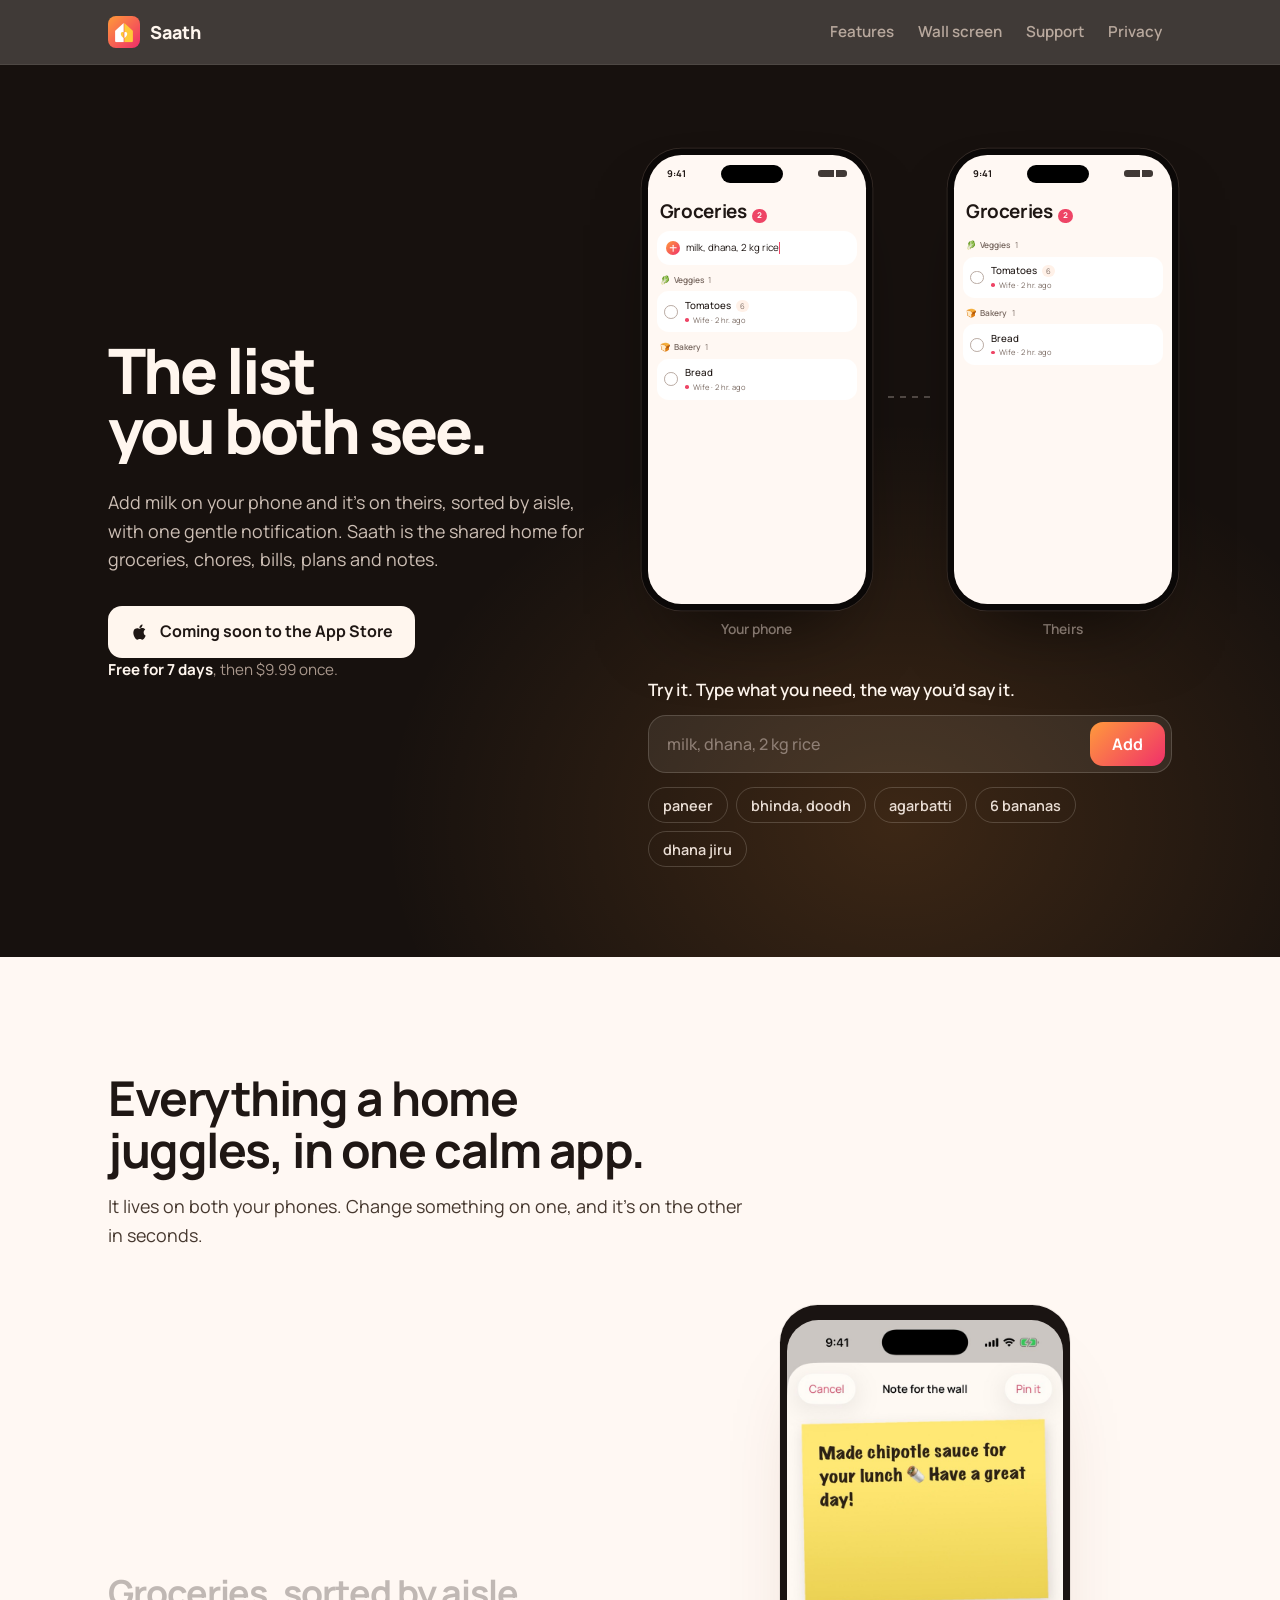
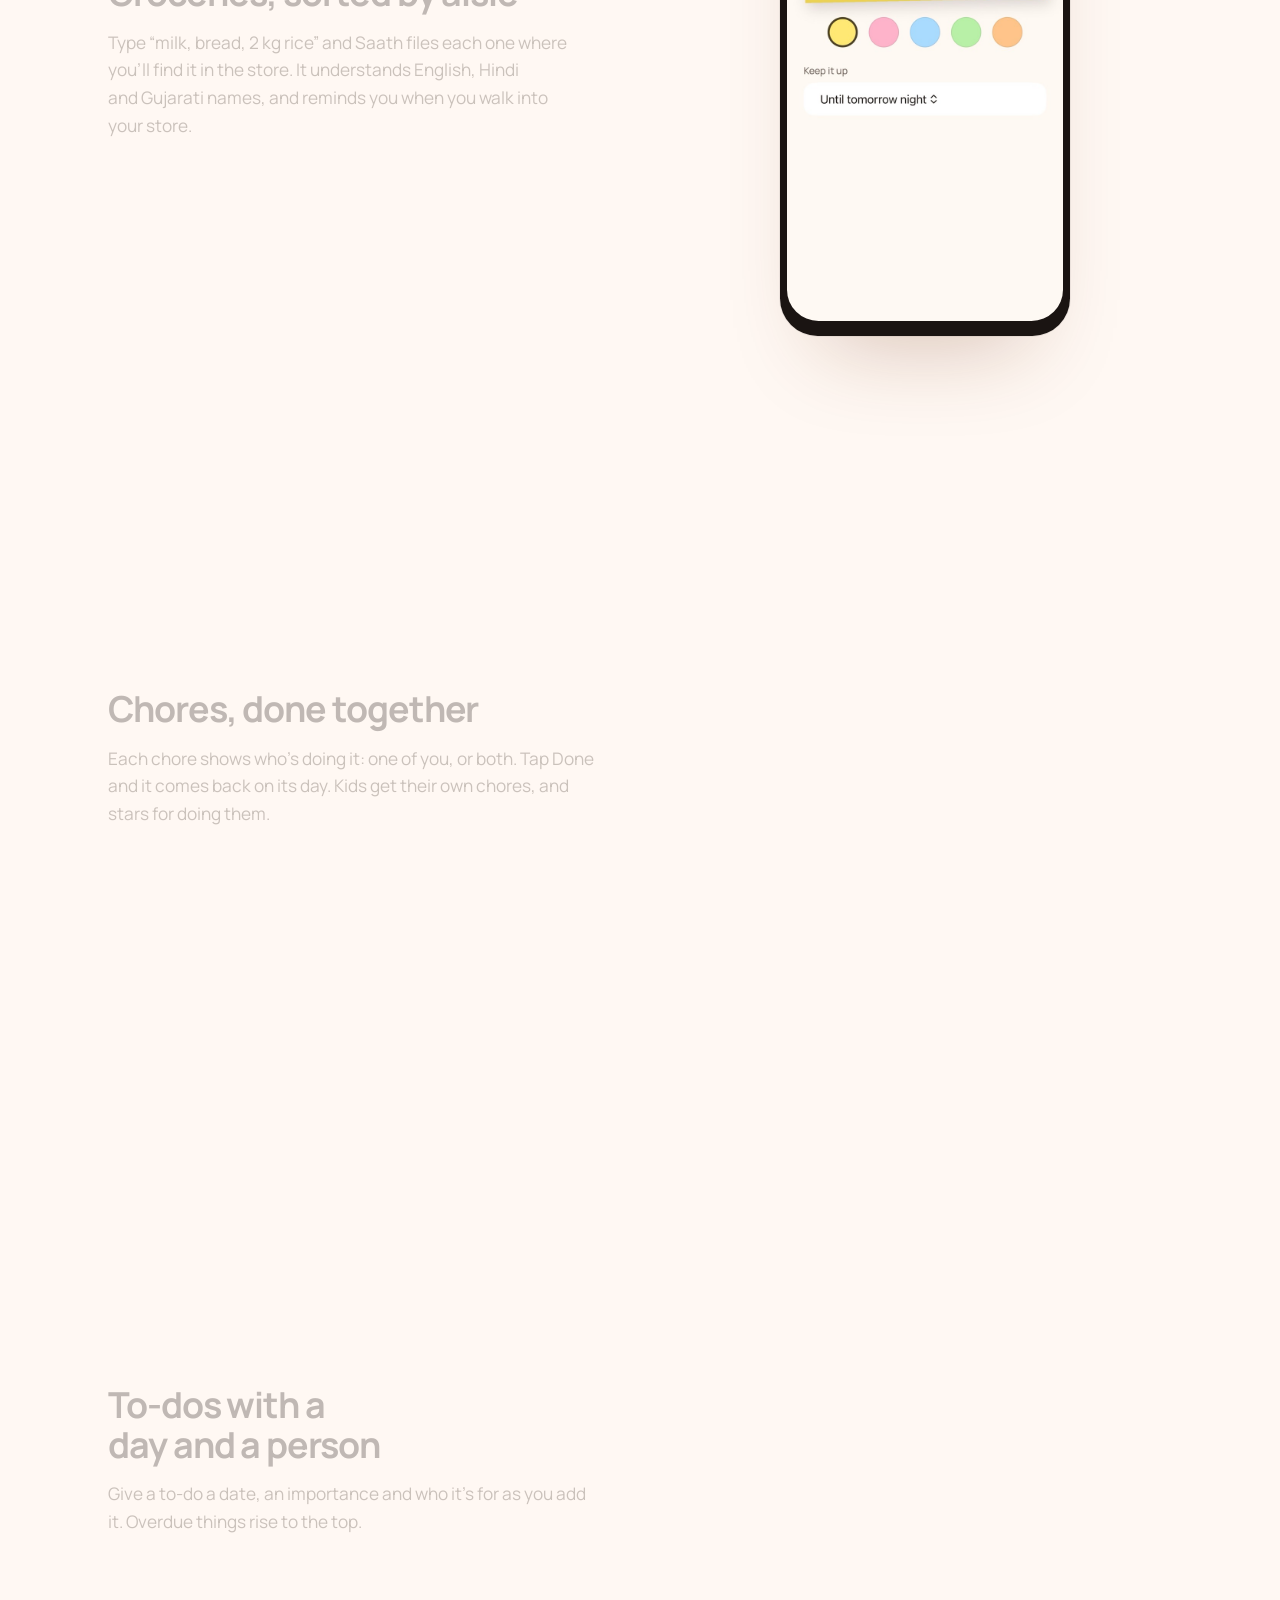
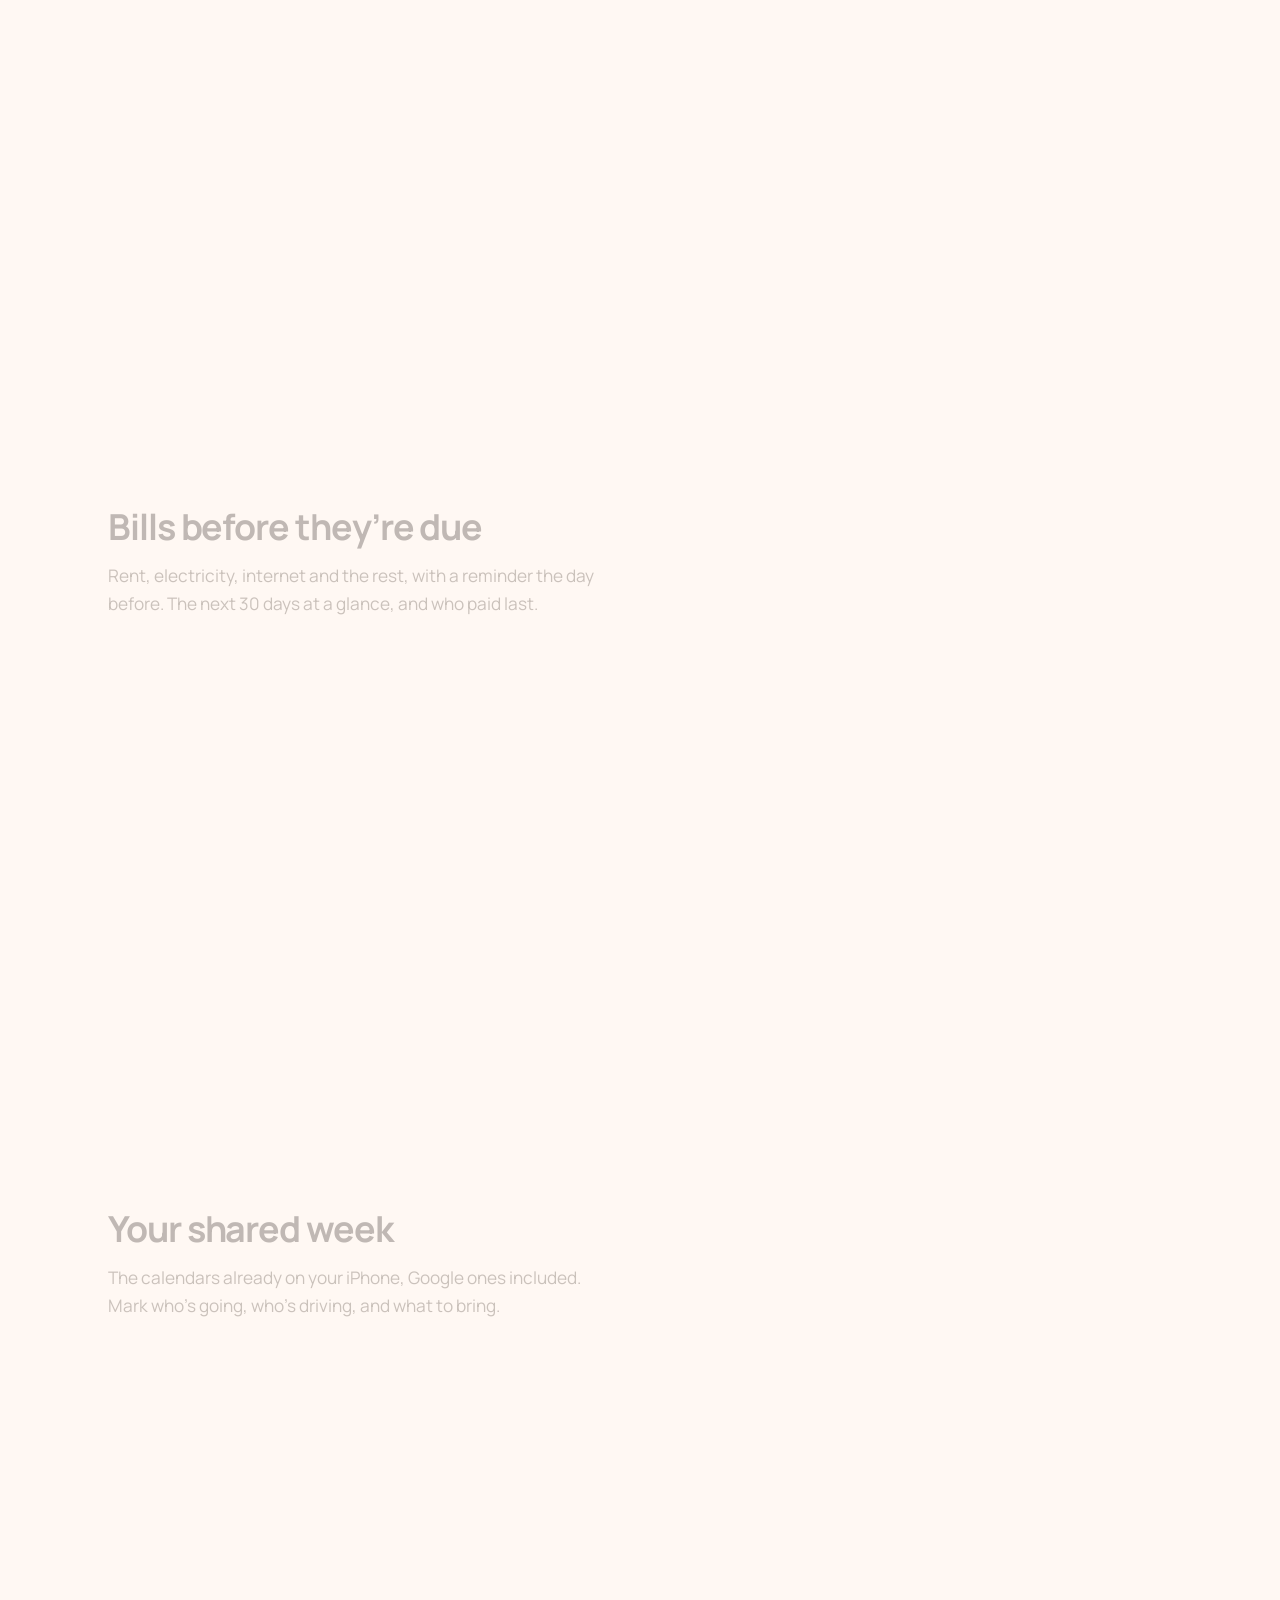
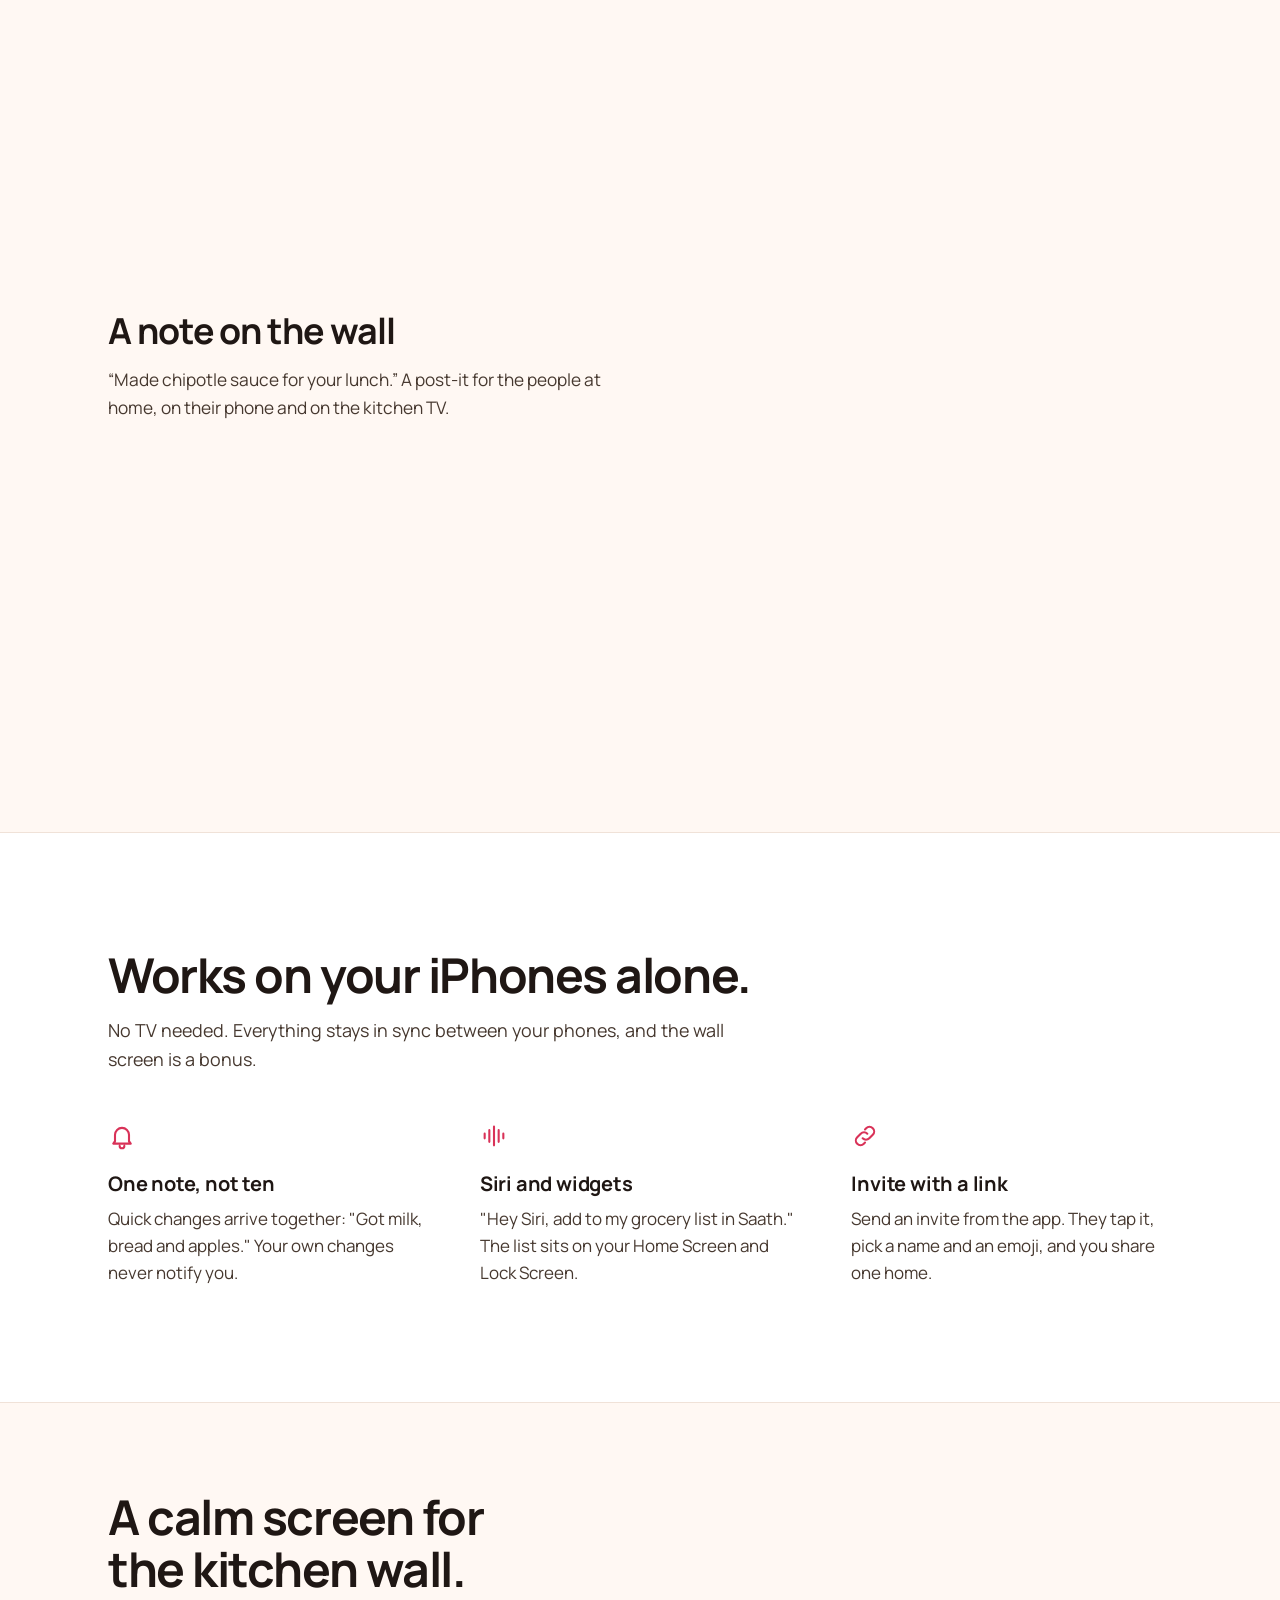
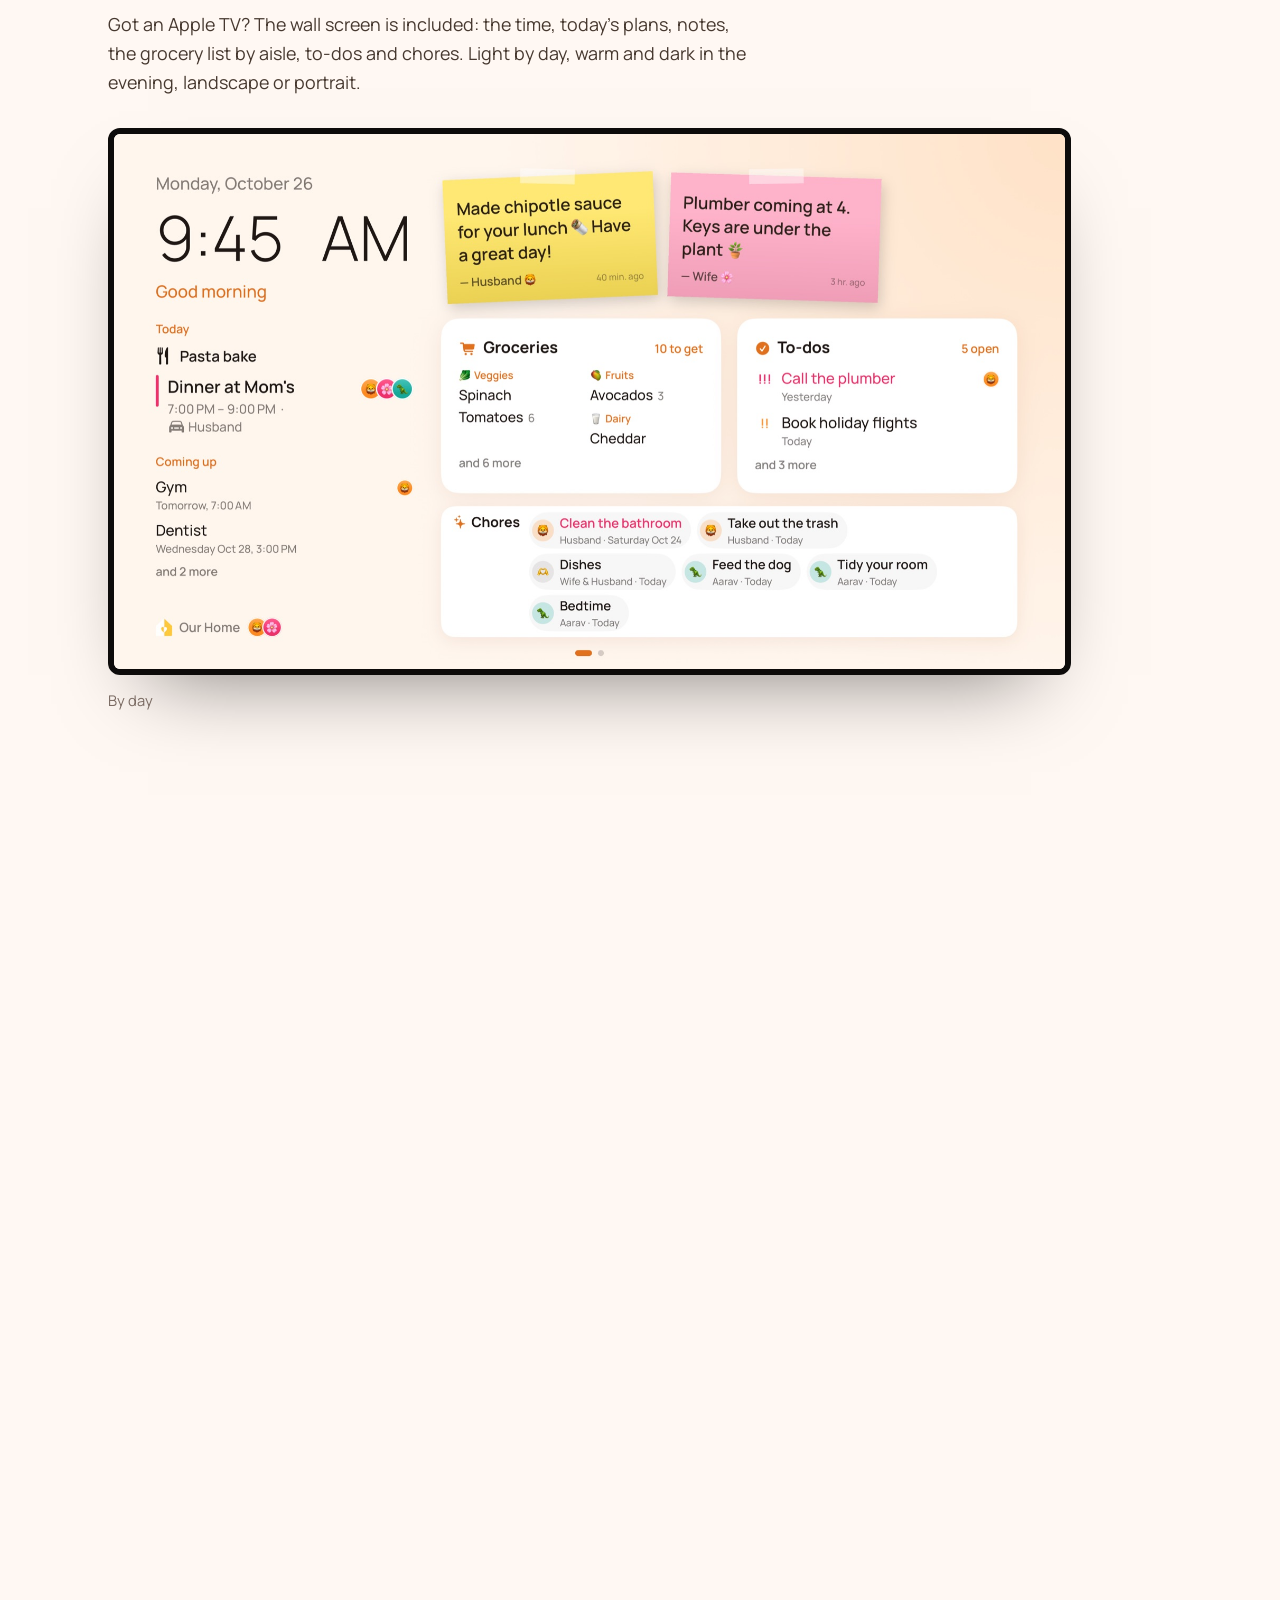
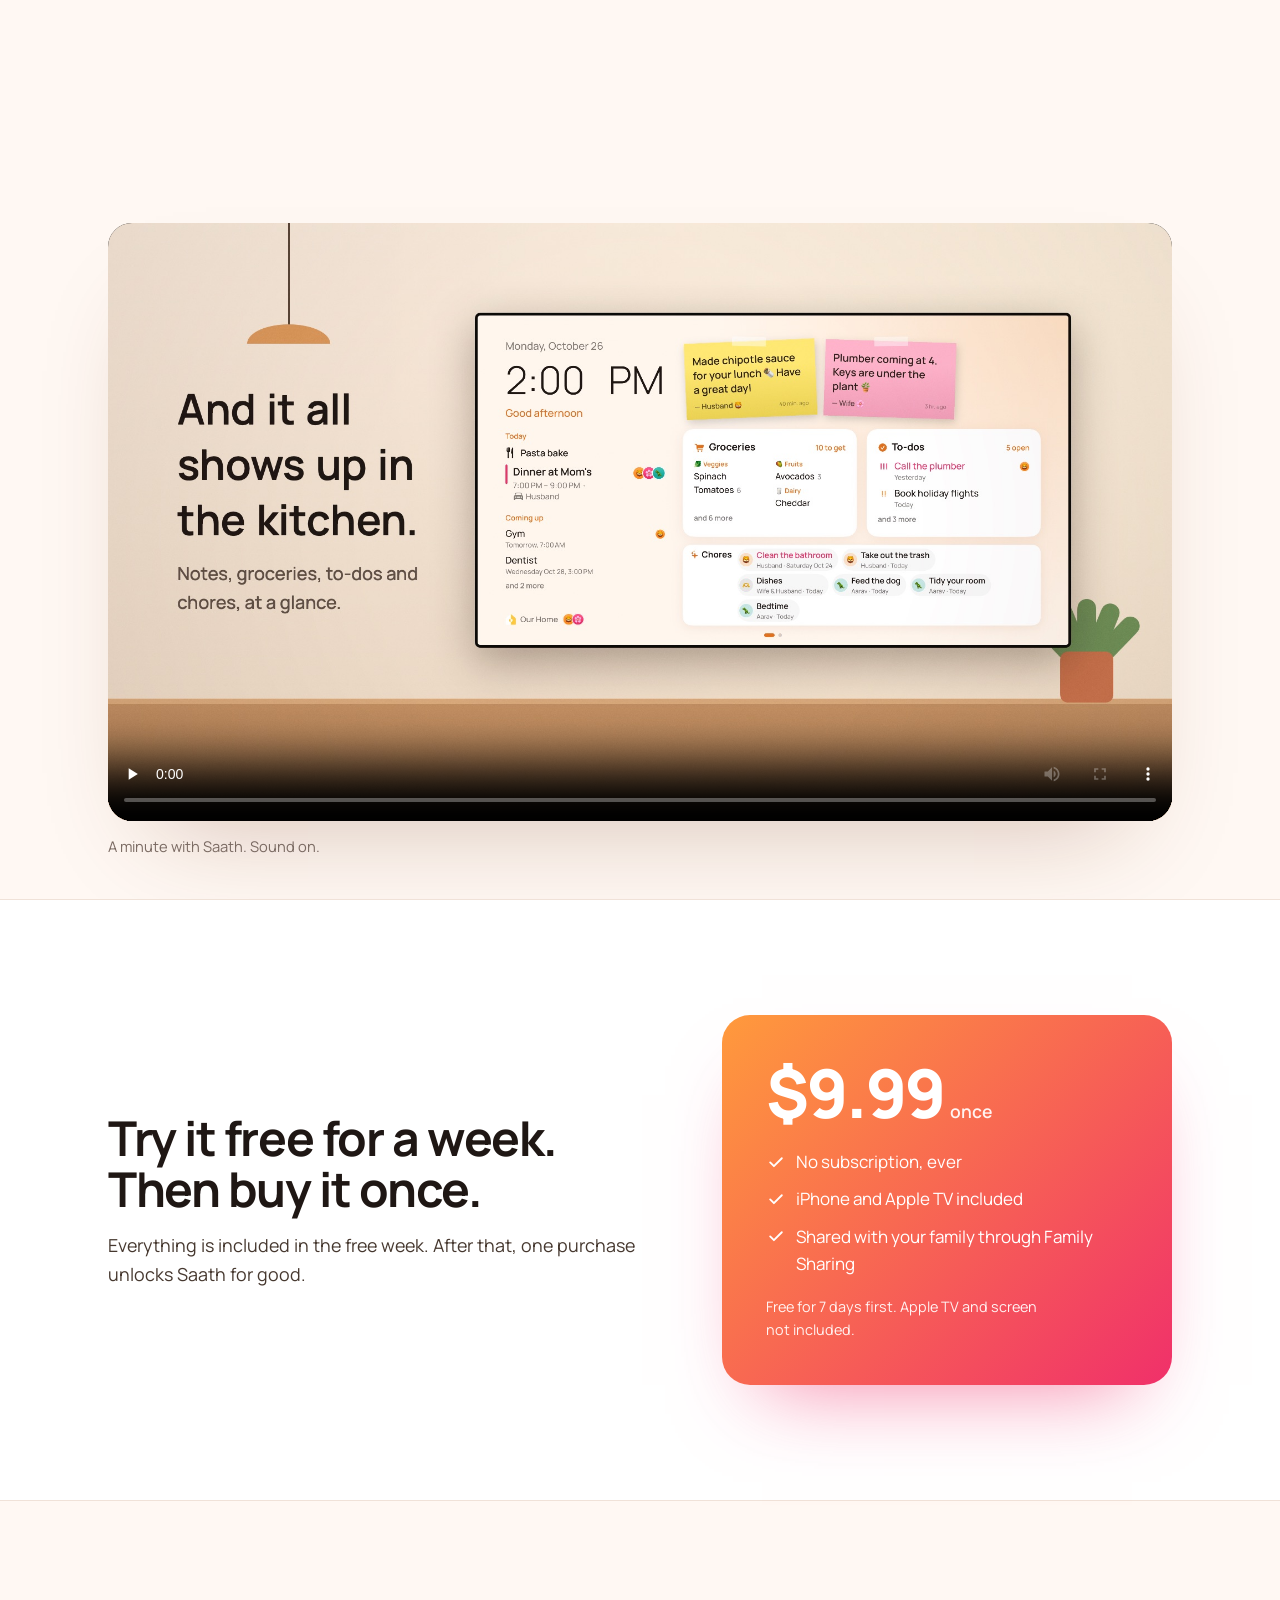
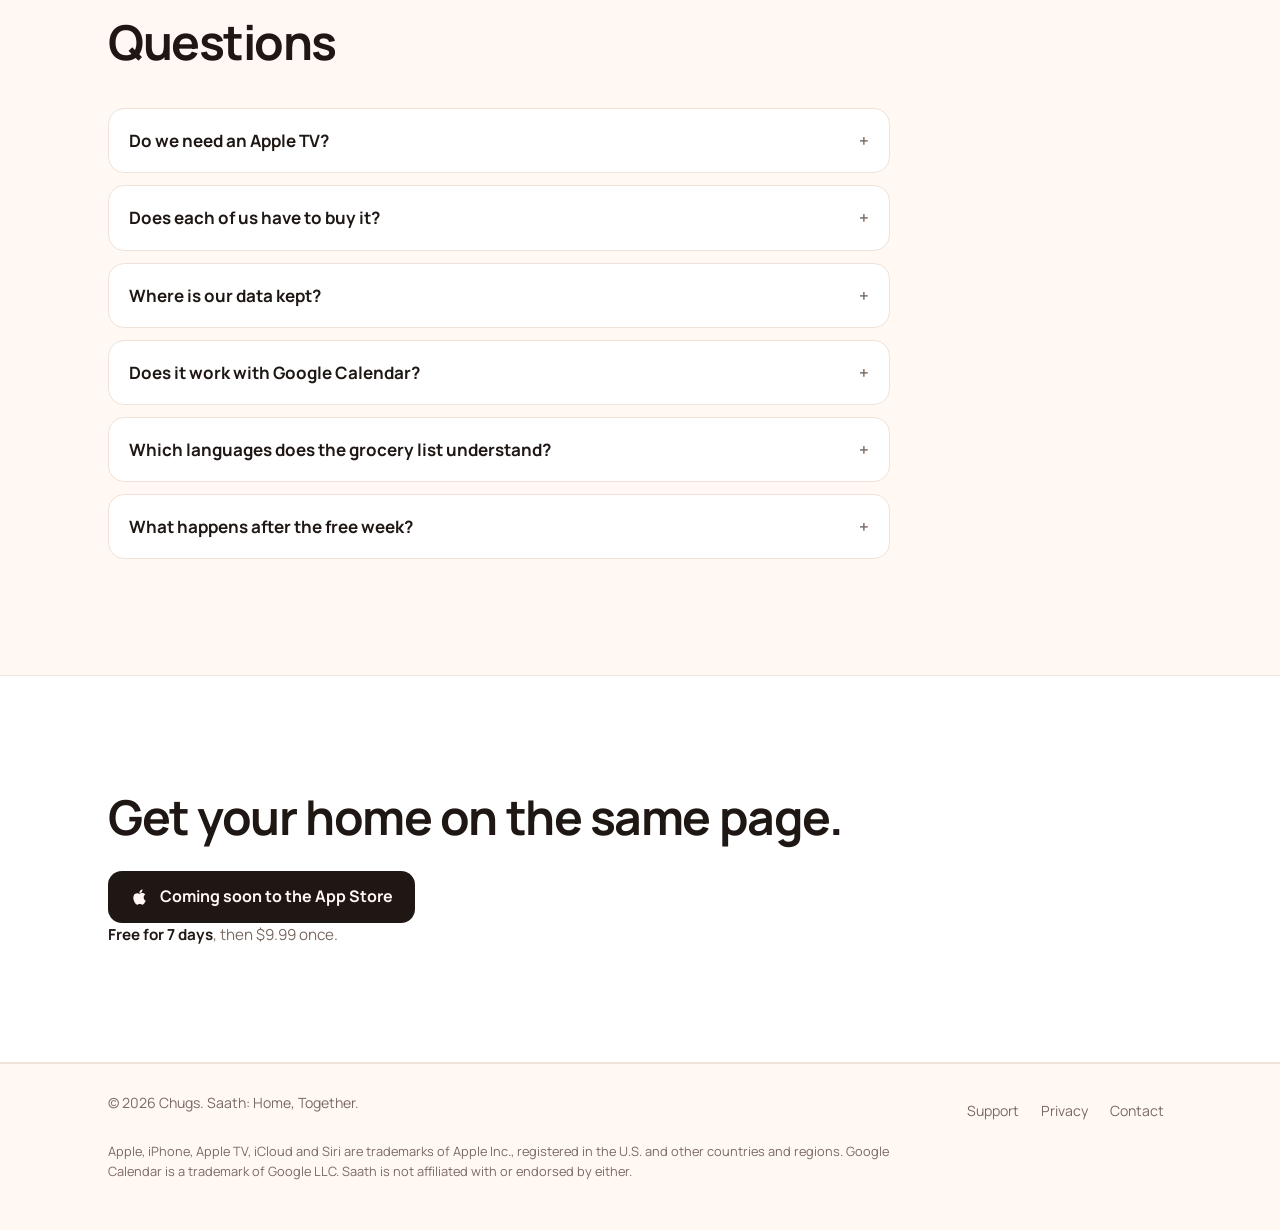
<file: index.html>
<!doctype html>
<html lang="en">
<head>
<script>document.documentElement.classList.add("js")</script>
<meta charset="utf-8">
<meta name="viewport" content="width=device-width, initial-scale=1">
<meta name="theme-color" content="#FFF8F3" media="(prefers-color-scheme: light)">
<meta name="theme-color" content="#15110F" media="(prefers-color-scheme: dark)">
<title>Saath: Home, Together</title>
<meta name="description" content="One shared place for groceries, chores, bills, plans and little notes. On your iPhones, and on the kitchen TV if you like.">
<link rel="icon" type="image/png" sizes="32x32" href="favicon-32.png">
<link rel="apple-touch-icon" href="apple-touch-icon.png">
<link rel="preload" href="fonts/Manrope.ttf?v=30" as="font" type="font/ttf" crossorigin>
<meta property="og:type" content="website">
<meta property="og:site_name" content="Saath">
<meta property="og:title" content="Saath: Home, Together">
<meta property="og:description" content="Groceries by aisle, chores you share, bills, plans and notes, shared between your iPhones. Apple TV wall screen optional.">
<meta property="og:image" content="og.jpg">
<meta name="twitter:card" content="summary_large_image">
<link rel="stylesheet" href="site.css?v=30">
</head>
<body>
<a class="skip" href="#main">Skip to content</a>

<!-- One icon set, drawn at one stroke weight. -->
<svg width="0" height="0" style="position:absolute" aria-hidden="true">
  <symbol id="i-check" viewBox="0 0 24 24"><path d="M5 12.5l4.5 4.5L19 7.5" fill="none" stroke="currentColor" stroke-width="2.2" stroke-linecap="round" stroke-linejoin="round"/></symbol>
  <symbol id="i-bell" viewBox="0 0 24 24"><path d="M6 16.5V11a6 6 0 1112 0v5.5l1.5 2h-15zM10 20.5a2 2 0 004 0" fill="none" stroke="currentColor" stroke-width="1.8" stroke-linecap="round" stroke-linejoin="round"/></symbol>
  <symbol id="i-wave" viewBox="0 0 24 24"><path d="M4 10v4M8 7v10M12 4v16M16 7v10M20 10v4" fill="none" stroke="currentColor" stroke-width="1.8" stroke-linecap="round"/></symbol>
  <symbol id="i-link" viewBox="0 0 24 24"><path d="M10 14a4 4 0 005.66 0l3-3a4 4 0 00-5.66-5.66l-1 1M14 10a4 4 0 00-5.66 0l-3 3a4 4 0 005.66 5.66l1-1" fill="none" stroke="currentColor" stroke-width="1.8" stroke-linecap="round" stroke-linejoin="round"/></symbol>
  <symbol id="i-apple" viewBox="0 0 24 24"><path d="M16.37 12.6c-.02-2.3 1.88-3.4 1.97-3.46-1.07-1.57-2.74-1.79-3.33-1.81-1.42-.14-2.77.83-3.49.83-.72 0-1.83-.81-3.01-.79-1.55.02-2.98.9-3.78 2.29-1.61 2.8-.41 6.94 1.16 9.21.77 1.11 1.68 2.36 2.88 2.31 1.16-.05 1.59-.75 2.99-.75 1.4 0 1.79.75 3.01.72 1.24-.02 2.03-1.13 2.79-2.25.88-1.29 1.24-2.53 1.26-2.6-.03-.01-2.42-.93-2.45-3.7zM14.1 5.86c.64-.77 1.07-1.85.95-2.92-.92.04-2.03.61-2.69 1.38-.59.68-1.11 1.77-.97 2.83 1.03.08 2.07-.52 2.71-1.29z"/></symbol>
</svg>

<header class="top"><div class="wrap">
  <a class="brand" href="./"><img src="icon-512.png" alt="" width="32" height="32">Saath</a>
  <nav aria-label="Main">
    <a class="hide-sm" href="#features">Features</a>
    <a class="hide-sm" href="#wall">Wall screen</a>
    <a href="support.html">Support</a>
    <a href="privacy.html">Privacy</a>
  </nav>
</div></header>

<main id="main">
  <section class="hero" data-demo>
    <div class="wrap hero-grid">
      <div class="hero-copy">
        <h1><span class="line"><span>The list</span></span> <span class="line"><span>you both see.</span></span></h1>
        <p class="lede">Add milk on your phone and it’s on theirs, sorted by aisle, with one gentle notification. Saath is the shared home for groceries, chores, bills, plans and notes.</p>
        <div class="cta">
          <span class="badge"><svg aria-hidden="true"><use href="#i-apple"/></svg>Coming soon to the App Store</span>
          <p class="price-note"><strong>Free for 7 days</strong>, then $9.99 once.</p>
        </div>
      </div>
      <div class="demo">
        <div class="pair">
        <figure class="dphone mine">
          <div class="d-screen">
          <div class="d-status" aria-hidden="true"><span>9:41</span><span class="d-island"></span><span class="d-bars"></span></div>
          <div class="d-head"><h3>Groceries</h3><span class="d-count" data-count>2</span></div>
          <div class="d-composer"><span class="d-plus" aria-hidden="true"></span><span class="d-typed" data-mirror></span><span class="d-caret" aria-hidden="true"></span><span class="d-ph">Add milk, bread, 2 kg rice…</span></div>
          <ul class="d-list" data-list aria-label="Your phone grocery list"></ul>
          </div>
          <figcaption>Your phone</figcaption>
        </figure>
          <div class="d-wire" data-wire aria-hidden="true"><span></span></div>
        <figure class="dphone theirs">
          <div class="d-screen">
          <div class="d-status" aria-hidden="true"><span>9:41</span><span class="d-island"></span><span class="d-bars"></span></div>
          <div class="d-banner" data-banner aria-hidden="true"><img src="icon-512.png?v=30" alt="" width="36" height="36"><div><b>Our Home</b><span data-text></span></div><time>now</time></div>
          <div class="d-head"><h3>Groceries</h3><span class="d-count" data-count>2</span></div>
          <ul class="d-list" data-list aria-label="Theirs grocery list"></ul>
          </div>
          <figcaption>Theirs</figcaption>
        </figure>
        </div>
        <form class="d-form" autocomplete="off">
          <label for="d-input">Try it. Type what you need, the way you’d say it.</label>
          <div class="d-field">
            <input id="d-input" name="items" type="text" enterkeyhint="send" spellcheck="false" placeholder="milk, dhana, 2 kg rice">
            <button type="submit">Add</button>
          </div>
          <div class="d-try" aria-label="Or tap one">
            <button type="button" data-try="paneer">paneer</button>
            <button type="button" data-try="bhinda, doodh">bhinda, doodh</button>
            <button type="button" data-try="agarbatti">agarbatti</button>
            <button type="button" data-try="6 bananas">6 bananas</button>
            <button type="button" data-try="dhana jiru">dhana jiru</button>
          </div>
        </form>
        <p class="sr-only" aria-live="polite" data-live></p>
      </div>
    </div>
  </section>

  <section class="section" id="features"><div class="wrap">
    <div class="section-head">
      <h2>Everything a home juggles, in one calm app.</h2>
      <p class="lede">It lives on both your phones. Change something on one, and it’s on the other in seconds.</p>
    </div>
    <div class="story">
      <div class="steps">
        <article class="step" data-step="0">
          <h3>Groceries, sorted by aisle</h3>
          <p>Type “milk, bread, 2 kg rice” and Saath files each one where you’ll find it in the store. It understands English, Hindi and Gujarati names, and reminds you when you walk into your store.</p>
          <div class="shot step-shot"><picture class=""><source srcset="img/groceries-dark.jpg?v=30" media="(prefers-color-scheme: dark)"><img src="img/groceries.jpg?v=30" alt="The grocery list grouped by aisle" loading="lazy" width="720" height="1566"></picture></div>
        </article>
        <article class="step" data-step="1">
          <h3>Chores, done together</h3>
          <p>Each chore shows who’s doing it: one of you, or both. Tap Done and it comes back on its day. Kids get their own chores, and stars for doing them.</p>
          <div class="shot step-shot"><picture class=""><source srcset="img/chores-dark.jpg?v=30" media="(prefers-color-scheme: dark)"><img src="img/chores.jpg?v=30" alt="Chores with who is doing each one" loading="lazy" width="720" height="1566"></picture></div>
        </article>
        <article class="step" data-step="2">
          <h3>To-dos with a day and a person</h3>
          <p>Give a to-do a date, an importance and who it’s for as you add it. Overdue things rise to the top.</p>
          <div class="shot step-shot"><picture class=""><source srcset="img/todos-dark.jpg?v=30" media="(prefers-color-scheme: dark)"><img src="img/todos.jpg?v=30" alt="To-dos grouped by when they're due" loading="lazy" width="720" height="1566"></picture></div>
        </article>
        <article class="step" data-step="3">
          <h3>Bills before they’re due</h3>
          <p>Rent, electricity, internet and the rest, with a reminder the day before. The next 30 days at a glance, and who paid last.</p>
          <div class="shot step-shot"><picture class=""><source srcset="img/bills-dark.jpg?v=30" media="(prefers-color-scheme: dark)"><img src="img/bills.jpg?v=30" alt="Bills due in the next 30 days" loading="lazy" width="720" height="1566"></picture></div>
        </article>
        <article class="step" data-step="4">
          <h3>Your shared week</h3>
          <p>The calendars already on your iPhone, Google ones included. Mark who’s going, who’s driving, and what to bring.</p>
          <div class="shot step-shot"><picture class=""><source srcset="img/calendar-dark.jpg?v=30" media="(prefers-color-scheme: dark)"><img src="img/calendar.jpg?v=30" alt="The week's plans with who's going" loading="lazy" width="720" height="1566"></picture></div>
        </article>
        <article class="step" data-step="5">
          <h3>A note on the wall</h3>
          <p>“Made chipotle sauce for your lunch.” A post-it for the people at home, on their phone and on the kitchen TV.</p>
          <div class="shot step-shot"><picture class=""><source srcset="img/note-dark.jpg?v=30" media="(prefers-color-scheme: dark)"><img src="img/note.jpg?v=30" alt="Writing a note for the wall" loading="lazy" width="720" height="1566"></picture></div>
        </article>
      </div>
      <div class="device-rail" aria-hidden="true">
        <div class="device">
          <div class="screen on" data-screen="0"><picture class=""><source srcset="img/groceries-dark.jpg?v=30" media="(prefers-color-scheme: dark)"><img src="img/groceries.jpg?v=30" alt="" width="720" height="1566"></picture></div>
          <div class="screen" data-screen="1"><picture class=""><source srcset="img/chores-dark.jpg?v=30" media="(prefers-color-scheme: dark)"><img src="img/chores.jpg?v=30" alt="" loading="lazy" width="720" height="1566"></picture></div>
          <div class="screen" data-screen="2"><picture class=""><source srcset="img/todos-dark.jpg?v=30" media="(prefers-color-scheme: dark)"><img src="img/todos.jpg?v=30" alt="" loading="lazy" width="720" height="1566"></picture></div>
          <div class="screen" data-screen="3"><picture class=""><source srcset="img/bills-dark.jpg?v=30" media="(prefers-color-scheme: dark)"><img src="img/bills.jpg?v=30" alt="" loading="lazy" width="720" height="1566"></picture></div>
          <div class="screen" data-screen="4"><picture class=""><source srcset="img/calendar-dark.jpg?v=30" media="(prefers-color-scheme: dark)"><img src="img/calendar.jpg?v=30" alt="" loading="lazy" width="720" height="1566"></picture></div>
          <div class="screen" data-screen="5"><picture class=""><source srcset="img/note-dark.jpg?v=30" media="(prefers-color-scheme: dark)"><img src="img/note.jpg?v=30" alt="" loading="lazy" width="720" height="1566"></picture></div>
        </div>
      </div>
    </div>
  </div></section>

  <section class="section surface"><div class="wrap">
    <div class="section-head">
      <h2>Works on your iPhones alone.</h2>
      <p class="lede">No TV needed. Everything stays in sync between your phones, and the wall screen is a bonus.</p>
    </div>
    <div class="points">
      <div class="point"><svg aria-hidden="true"><use href="#i-bell"/></svg><h3>One note, not ten</h3><p>Quick changes arrive together: "Got milk, bread and apples." Your own changes never notify you.</p></div>
      <div class="point"><svg aria-hidden="true"><use href="#i-wave"/></svg><h3>Siri and widgets</h3><p>"Hey Siri, add to my grocery list in Saath." The list sits on your Home Screen and Lock Screen.</p></div>
      <div class="point"><svg aria-hidden="true"><use href="#i-link"/></svg><h3>Invite with a link</h3><p>Send an invite from the app. They tap it, pick a name and an emoji, and you share one home.</p></div>
    </div>
  </div></section>

  <section class="dusk" id="wall">
    <div class="dusk-stage"><div class="wrap">
      <div class="section-head">
        <h2>A calm screen for the kitchen wall.</h2>
        <p class="lede">Got an Apple TV? The wall screen is included: the time, today’s plans, notes, the grocery list by aisle, to-dos and chores. Light by day, warm and dark in the evening, landscape or portrait.</p>
      </div>
      <figure class="tv-frame">
        <img class="tv-day" src="img/tv-day.jpg?v=30" alt="The wall screen in the daytime" loading="lazy" width="1800" height="1012">
        <img class="tv-night" src="img/tv-evening.jpg?v=30" alt="The wall screen in the evening" loading="lazy" width="1800" height="1012">
        <figcaption><span class="cap-day">By day</span><span class="cap-night">In the evening</span></figcaption>
      </figure>
    </div></div>
  </section>

  <section class="film" aria-label="Film"><div class="wrap">
    <figure>
      <video src="film/saath.mp4?v=30" poster="film/poster.jpg?v=30" controls playsinline preload="none" aria-label="A one-minute film showing Saath on two phones and a kitchen TV"></video>
      <figcaption>A minute with Saath. Sound on.</figcaption>
    </figure>
  </div></section>

  <section class="section surface" id="pricing"><div class="wrap pricing">
    <div>
      <h2>Try it free for a week. Then buy it once.</h2>
      <p class="lede">Everything is included in the free week. After that, one purchase unlocks Saath for good.</p>
    </div>
    <div class="price-card">
      <div class="big">$9.99<small>once</small></div>
      <ul>
        <li><svg aria-hidden="true"><use href="#i-check"/></svg>No subscription, ever</li>
        <li><svg aria-hidden="true"><use href="#i-check"/></svg>iPhone and Apple TV included</li>
        <li><svg aria-hidden="true"><use href="#i-check"/></svg>Shared with your family through Family Sharing</li>
      </ul>
      <p class="fine">Free for 7 days first. Apple TV and screen not included.</p>
    </div>
  </div></section>

  <section class="section"><div class="wrap">
    <div class="section-head">
      <h2>Questions</h2>
    </div>
    <div class="faq">
      <details><summary>Do we need an Apple TV?</summary><p>No. Saath works fully on your iPhones. If you have an Apple TV, the wall screen app is included at no extra cost.</p></details>
      <details><summary>Does each of us have to buy it?</summary><p>One purchase covers your Apple Account on iPhone and Apple TV, and everyone in your Family Sharing group.</p></details>
      <details><summary>Where is our data kept?</summary><p>In your own iCloud, shared only with the people you invite. Saath has no accounts, no ads, no analytics and no servers of its own. <a href="privacy.html">Read the privacy policy</a>.</p></details>
      <details><summary>Does it work with Google Calendar?</summary><p>Yes. Saath shows the calendars on your iPhone, so a Google calendar added in Settings shows up too.</p></details>
      <details><summary>Which languages does the grocery list understand?</summary><p>English, Hindi and Gujarati names for everyday groceries, so dhana, bhinda and doodh land in the right aisle.</p></details>
      <details><summary>What happens after the free week?</summary><p>Buy Saath once for $9.99 to keep using it. Nothing renews and nothing is charged automatically.</p></details>
    </div>
  </div></section>

  <section class="section surface closing"><div class="wrap">
    <h2>Get your home on the same page.</h2>
    <div class="cta">
      <span class="badge"><svg aria-hidden="true"><use href="#i-apple"/></svg>Coming soon to the App Store</span>
      <p class="price-note"><strong>Free for 7 days</strong>, then $9.99 once.</p>
    </div>
  </div></section>
</main>

<footer><div class="wrap">
  <span>© 2026 Chugs. Saath: Home, Together.</span>
  <nav aria-label="More"><a href="support.html">Support</a><a href="privacy.html">Privacy</a><a href="mailto:help.saath@gmail.com">Contact</a></nav>
  <span class="tm">Apple, iPhone, Apple TV, iCloud and Siri are trademarks of Apple Inc., registered in the U.S. and other countries and regions. Google Calendar is a trademark of Google LLC. Saath is not affiliated with or endorsed by either.</span>
</div></footer>
<script src="aisles.js?v=30" defer></script>
<script src="demo.js?v=30" defer></script>
<script src="motion.js?v=30" defer></script>
</body>
</html>
</file>
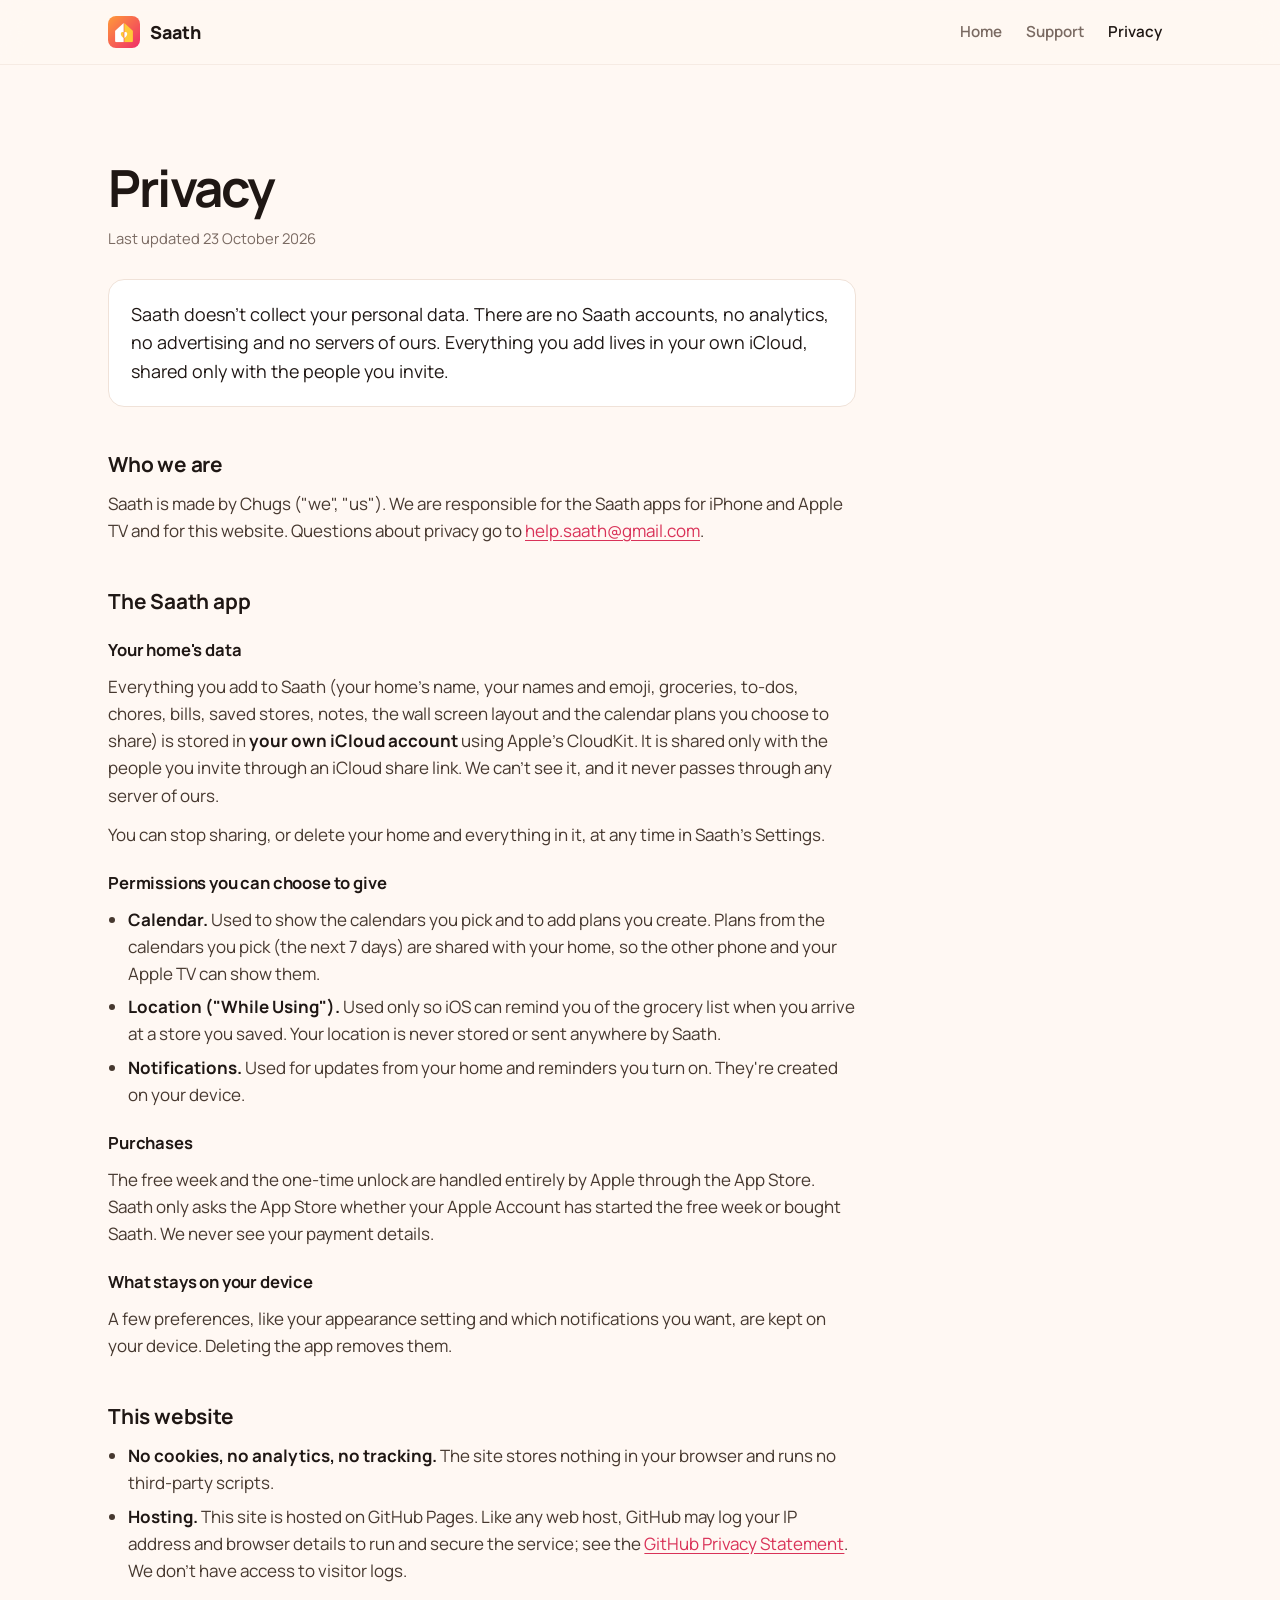
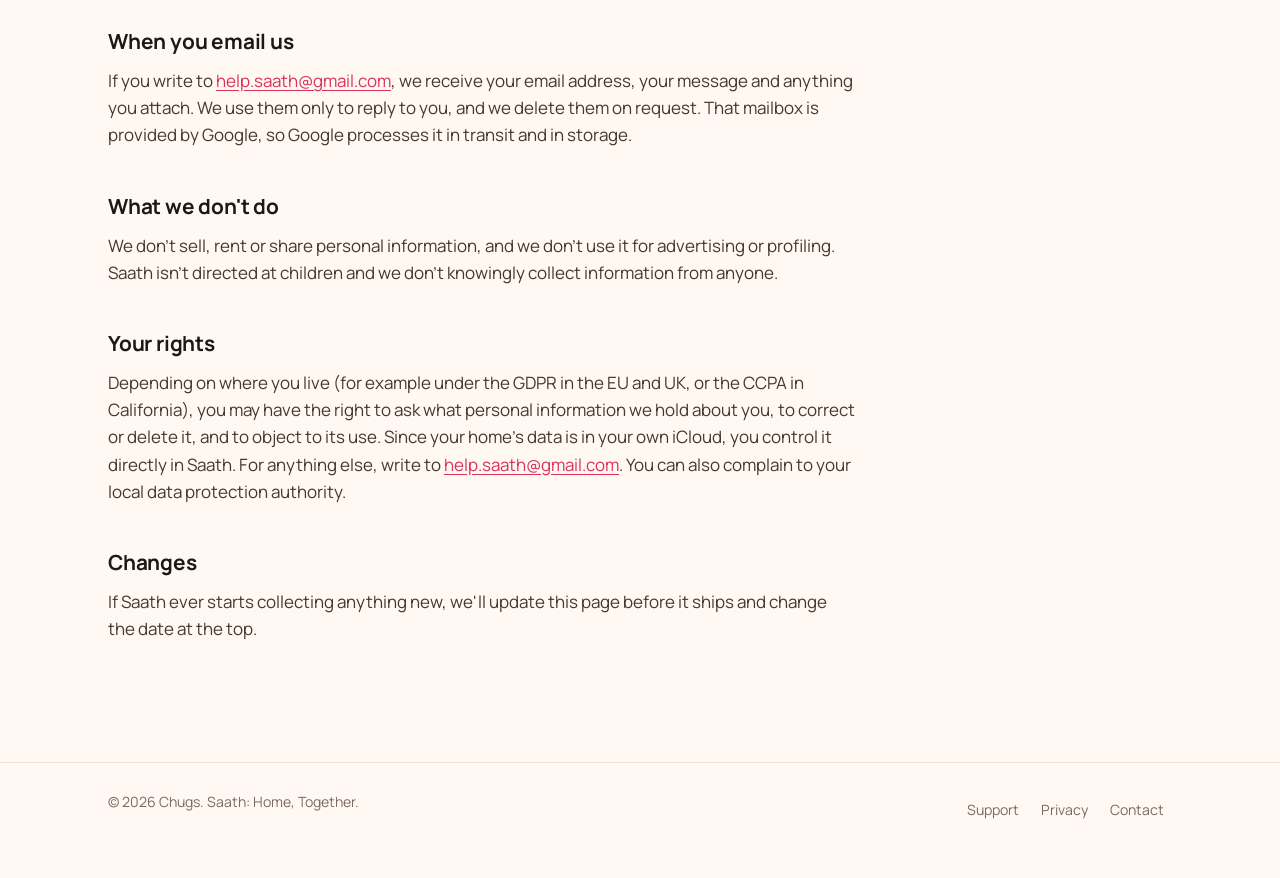
<file: privacy.html>
<!doctype html>
<html lang="en">
<head>
<meta charset="utf-8">
<meta name="viewport" content="width=device-width, initial-scale=1">
<meta name="theme-color" content="#FFF8F3">
<title>Privacy · Saath</title>
<meta name="description" content="Saath doesn't collect personal data. Your home lives in your own iCloud.">
<link rel="icon" type="image/png" sizes="32x32" href="favicon-32.png">
<link rel="apple-touch-icon" href="apple-touch-icon.png">
<link rel="stylesheet" href="site.css?v=30">
</head>
<body>
<header class="top"><div class="wrap">
  <a class="brand" href="./" aria-label="Saath home"><img src="icon-512.png" alt="" width="32" height="32">Saath</a>
  <nav aria-label="Main"><a href="./">Home</a><a href="support.html">Support</a><a href="privacy.html" aria-current="page">Privacy</a></nav>
</div></header>

<main><div class="wrap"><article class="doc">
<h1>Privacy</h1>
<p class="updated">Last updated 23 October 2026</p>
<p class="lede">Saath doesn't collect your personal data. There are no Saath accounts, no analytics, no advertising and no servers of ours. Everything you add lives in your own iCloud, shared only with the people you invite.</p>

<h2>Who we are</h2>
<p>Saath is made by Chugs ("we", "us"). We are responsible for the Saath apps for iPhone and Apple TV and for this website. Questions about privacy go to <a href="mailto:help.saath@gmail.com">help.saath@gmail.com</a>.</p>

<h2>The Saath app</h2>
<h3>Your home's data</h3>
<p>Everything you add to Saath (your home's name, your names and emoji, groceries, to-dos, chores, bills, saved stores, notes, the wall screen layout and the calendar plans you choose to share) is stored in <strong>your own iCloud account</strong> using Apple's CloudKit. It is shared only with the people you invite through an iCloud share link. We can't see it, and it never passes through any server of ours.</p>
<p>You can stop sharing, or delete your home and everything in it, at any time in Saath's Settings.</p>

<h3>Permissions you can choose to give</h3>
<ul>
<li><strong>Calendar.</strong> Used to show the calendars you pick and to add plans you create. Plans from the calendars you pick (the next 7 days) are shared with your home, so the other phone and your Apple TV can show them.</li>
<li><strong>Location ("While Using").</strong> Used only so iOS can remind you of the grocery list when you arrive at a store you saved. Your location is never stored or sent anywhere by Saath.</li>
<li><strong>Notifications.</strong> Used for updates from your home and reminders you turn on. They're created on your device.</li>
</ul>

<h3>Purchases</h3>
<p>The free week and the one-time unlock are handled entirely by Apple through the App Store. Saath only asks the App Store whether your Apple Account has started the free week or bought Saath. We never see your payment details.</p>

<h3>What stays on your device</h3>
<p>A few preferences, like your appearance setting and which notifications you want, are kept on your device. Deleting the app removes them.</p>

<h2>This website</h2>
<ul>
<li><strong>No cookies, no analytics, no tracking.</strong> The site stores nothing in your browser and runs no third-party scripts.</li>
<li><strong>Hosting.</strong> This site is hosted on GitHub Pages. Like any web host, GitHub may log your IP address and browser details to run and secure the service; see the <a href="https://docs.github.com/en/site-policy/privacy-policies/github-general-privacy-statement" rel="noopener">GitHub Privacy Statement</a>. We don't have access to visitor logs.</li>
</ul>

<h2>When you email us</h2>
<p>If you write to <a href="mailto:help.saath@gmail.com">help.saath@gmail.com</a>, we receive your email address, your message and anything you attach. We use them only to reply to you, and we delete them on request. That mailbox is provided by Google, so Google processes it in transit and in storage.</p>

<h2>What we don't do</h2>
<p>We don't sell, rent or share personal information, and we don't use it for advertising or profiling. Saath isn't directed at children and we don't knowingly collect information from anyone.</p>

<h2>Your rights</h2>
<p>Depending on where you live (for example under the GDPR in the EU and UK, or the CCPA in California), you may have the right to ask what personal information we hold about you, to correct or delete it, and to object to its use. Since your home's data is in your own iCloud, you control it directly in Saath. For anything else, write to <a href="mailto:help.saath@gmail.com">help.saath@gmail.com</a>. You can also complain to your local data protection authority.</p>

<h2>Changes</h2>
<p>If Saath ever starts collecting anything new, we'll update this page before it ships and change the date at the top.</p>
</article></div></main>

<footer><div class="wrap">
  <span>© 2026 Chugs. Saath: Home, Together.</span>
  <nav aria-label="More"><a href="support.html">Support</a><a href="privacy.html">Privacy</a><a href="mailto:help.saath@gmail.com">Contact</a></nav>
</div></footer>
</body>
</html>
</file>
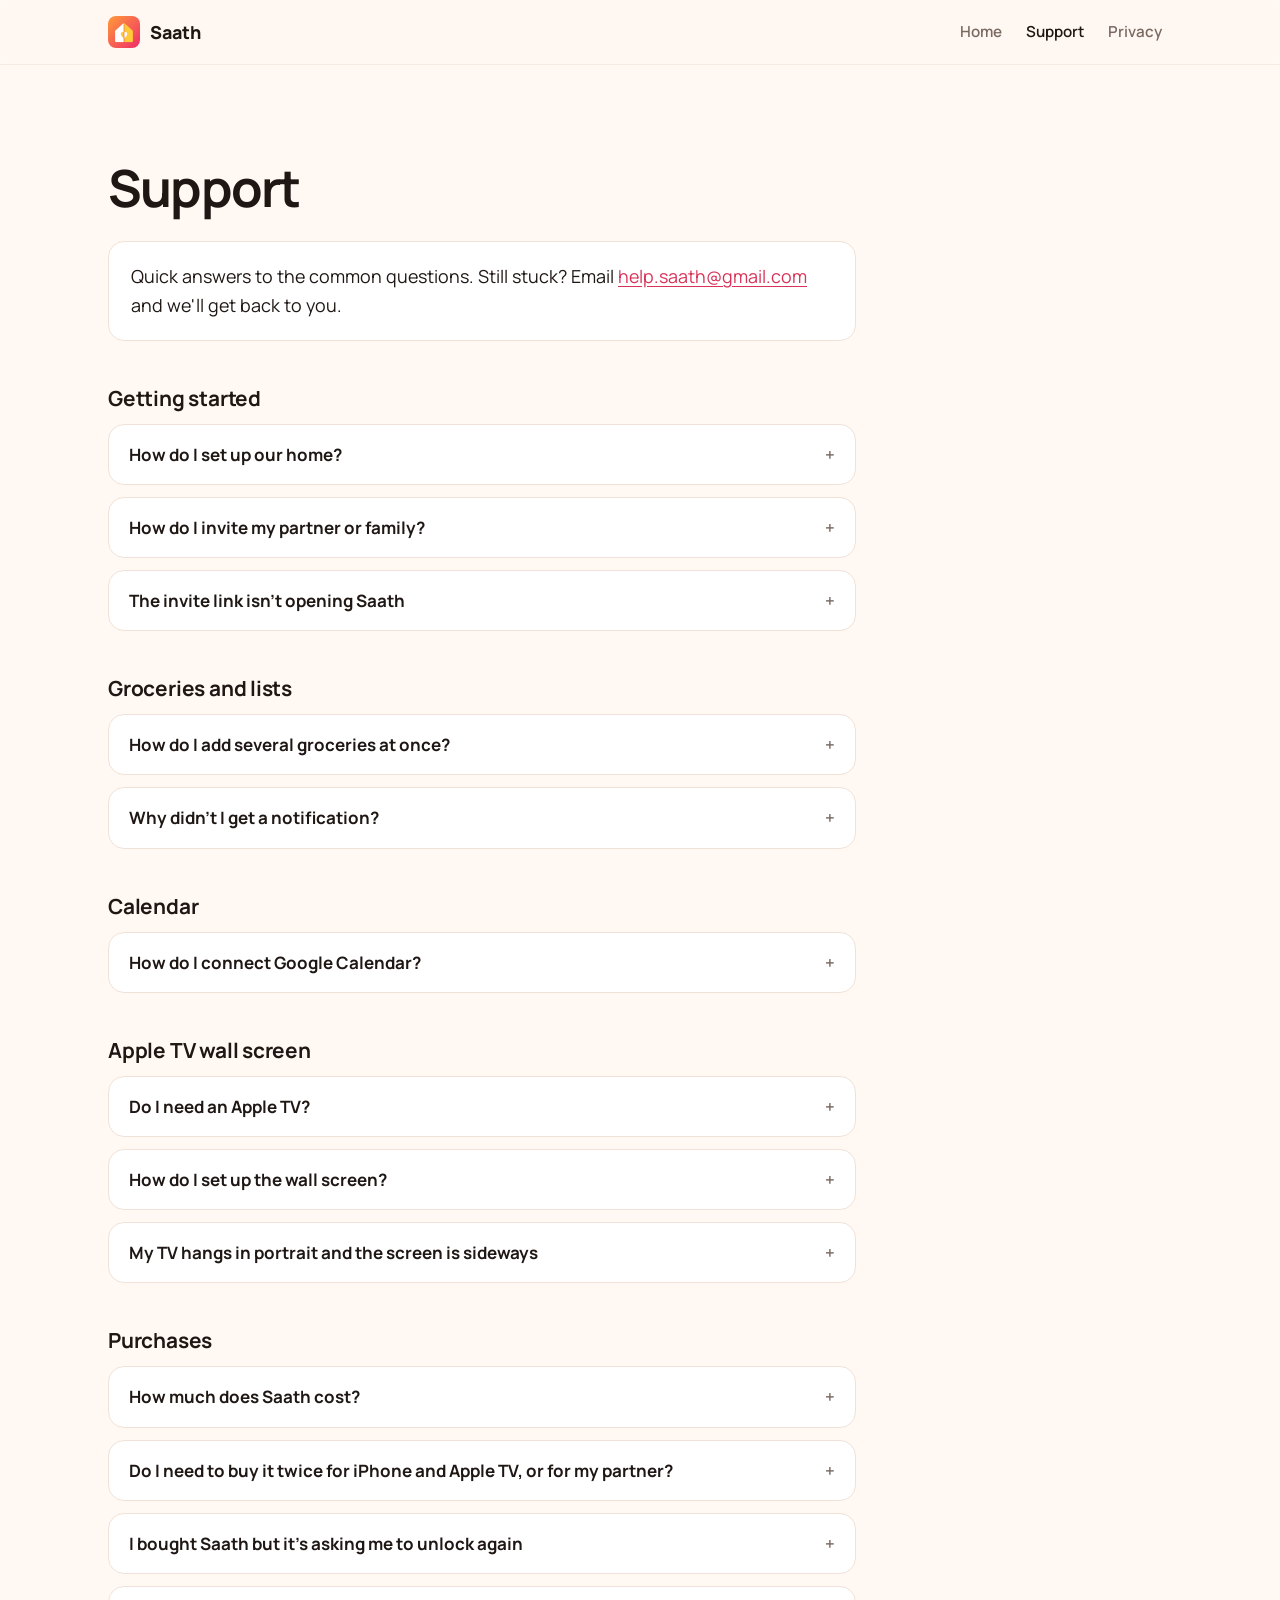
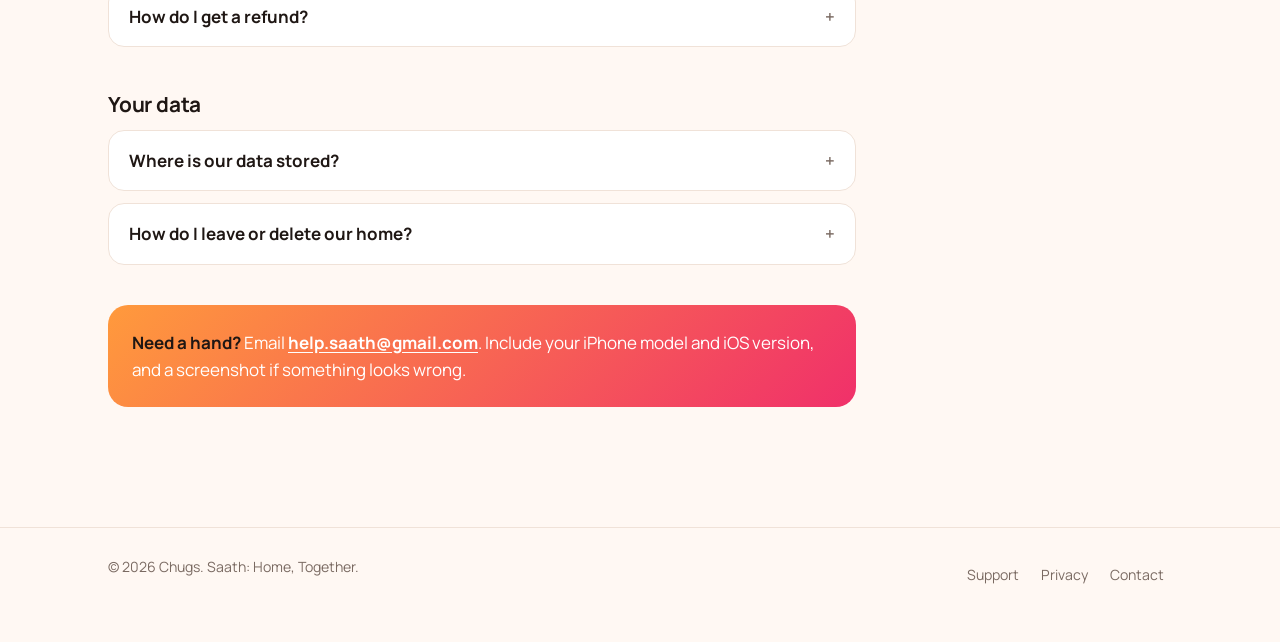
<file: support.html>
<!doctype html>
<html lang="en">
<head>
<meta charset="utf-8">
<meta name="viewport" content="width=device-width, initial-scale=1">
<meta name="theme-color" content="#FFF8F3">
<title>Support · Saath</title>
<meta name="description" content="Help with Saath: setting up your home, inviting your family, the Apple TV wall screen, calendars and purchases.">
<link rel="icon" type="image/png" sizes="32x32" href="favicon-32.png">
<link rel="apple-touch-icon" href="apple-touch-icon.png">
<link rel="stylesheet" href="site.css?v=30">
</head>
<body>
<header class="top"><div class="wrap">
  <a class="brand" href="./" aria-label="Saath home"><img src="icon-512.png" alt="" width="32" height="32">Saath</a>
  <nav aria-label="Main"><a href="./">Home</a><a href="support.html" aria-current="page">Support</a><a href="privacy.html">Privacy</a></nav>
</div></header>

<main><div class="wrap"><article class="doc">
<h1>Support</h1>
<p class="lede">Quick answers to the common questions. Still stuck? Email <a href="mailto:help.saath@gmail.com">help.saath@gmail.com</a> and we'll get back to you.</p>

<h2>Getting started</h2>
<details><summary>How do I set up our home?</summary>
<p>Open Saath, tap <strong>Create our home</strong>, pick your name and emoji, and name your home. Your iPhone needs to be signed in to iCloud (Settings › your name). That's it: no account to make.</p></details>
<details><summary>How do I invite my partner or family?</summary>
<p>On Home, tap <strong>Invite your person</strong> (or Settings › Invite someone) and send the link by Messages or WhatsApp. They install Saath, tap the link, pick a name and emoji, and you share one home. Each person needs their own Apple Account signed in to iCloud.</p></details>
<details><summary>The invite link isn't opening Saath</summary>
<p>Make sure Saath is installed on their iPhone first, and that they're signed in to iCloud. Then tap the link again. If it still doesn't open, send a fresh invite from Settings › Invite someone.</p></details>

<h2>Groceries and lists</h2>
<details><summary>How do I add several groceries at once?</summary>
<p>Separate them with commas: "milk, bread, 2 kg rice". Saath sorts each one into its aisle. Tap an aisle in an item's details to change it, and Saath remembers your choice.</p></details>
<details><summary>Why didn't I get a notification?</summary>
<p>Saath doesn't notify you about your own changes, and quick changes arrive together as one note. Check Settings › Notifications in Saath, and that notifications are allowed for Saath in iOS Settings.</p></details>

<h2>Calendar</h2>
<details><summary>How do I connect Google Calendar?</summary>
<p>Saath shows the calendars on your iPhone. Add your Google account in iOS Settings › Apps › Calendar › Calendar Accounts › Add Account › Google, with Calendars switched on. Then open Saath's Calendar tab, allow access, and tick the calendars you want to share.</p></details>

<h2>Apple TV wall screen</h2>
<details><summary>Do I need an Apple TV?</summary>
<p>No. Saath works fully on your iPhones. The wall screen is an optional extra if you have an Apple TV.</p></details>
<details><summary>How do I set up the wall screen?</summary>
<p>Install Saath on your Apple TV from the App Store and sign the TV in to iCloud with the Apple Account of someone in your home (Settings › Users and Accounts). Open Saath and it finds your home on its own. Choose the panels, orientation, colours and sizes on your iPhone in Settings › Wall screen layout.</p></details>
<details><summary>My TV hangs in portrait and the screen is sideways</summary>
<p>On your iPhone, open Settings › Wall screen layout › How the TV hangs, choose Portrait, then switch between Clockwise and Anticlockwise until it reads the right way up.</p></details>

<h2>Purchases</h2>
<details><summary>How much does Saath cost?</summary>
<p>Saath is free for 7 days with everything included. After that, a one-time purchase of $9.99 (or the local equivalent) unlocks it for good. There's no subscription.</p></details>
<details><summary>Do I need to buy it twice for iPhone and Apple TV, or for my partner?</summary>
<p>No. One purchase covers iPhone and Apple TV for your Apple Account, and is shared with your family through Family Sharing.</p></details>
<details><summary>I bought Saath but it's asking me to unlock again</summary>
<p>Open Saath › Settings › Saath and tap <strong>Restore purchase</strong>, using the Apple Account that made the purchase. For Family Sharing, make sure purchase sharing is on in iOS Settings › your name › Family Sharing.</p></details>
<details><summary>How do I get a refund?</summary>
<p>Purchases are handled by Apple. Request a refund at <a href="https://reportaproblem.apple.com" rel="noopener">reportaproblem.apple.com</a>.</p></details>

<h2>Your data</h2>
<details><summary>Where is our data stored?</summary>
<p>In your own iCloud, shared only with the people you invite. We can't see it. See the <a href="privacy.html">privacy policy</a>.</p></details>
<details><summary>How do I leave or delete our home?</summary>
<p>In Saath, open Settings and scroll to the bottom. The person who created the home can delete it for everyone; anyone else can leave it.</p></details>

<div class="contact"><strong>Need a hand?</strong> Email <a href="mailto:help.saath@gmail.com">help.saath@gmail.com</a>. Include your iPhone model and iOS version, and a screenshot if something looks wrong.</div>
</article></div></main>

<footer><div class="wrap">
  <span>© 2026 Chugs. Saath: Home, Together.</span>
  <nav aria-label="More"><a href="support.html">Support</a><a href="privacy.html">Privacy</a><a href="mailto:help.saath@gmail.com">Contact</a></nav>
</div></footer>
</body>
</html>
</file>
<file: site.css>
/* Saath: the app's own palette and its one typeface (Manrope). Light by day, dark by night, like the
   wall screen. The saffron-to-rose gradient is spent in one place: the price card. */
@font-face {
  font-family: "Manrope";
  src: url("fonts/Manrope.ttf?v=28") format("truetype");
  font-weight: 200 800;
  font-display: swap;
}

:root {
  color-scheme: light dark;
  --bg: #FFF8F3;
  --surface: #FFFFFF;
  --raised: #FFF1E8;
  --line: #F0E2D8;
  --ink: #1F1714;
  --text: #46382F;
  --muted: #7A6A62;
  --accent: #D93258;          /* the app's #EE4566, darkened to 4.5:1 for text on cream */
  --saffron: #FF9A3C;
  --rose: #F0306A;
  --grad: linear-gradient(135deg, var(--saffron), var(--rose));
  --phone: #1A1412;
  --shadow: rgba(106, 48, 16, .28);
  --font: "Manrope", ui-rounded, -apple-system, BlinkMacSystemFont, system-ui, sans-serif;
  --gutter: clamp(16px, 4vw, 48px);
  --max: 1160px;
  --ease: cubic-bezier(.23, 1, .32, 1);
}
@media (prefers-color-scheme: dark) {
  :root {
    --bg: #15110F;
    --surface: #231C19;
    --raised: #2E2521;
    --line: #3A2F2A;
    --ink: #F7F0EA;
    --text: #D9CDC5;
    --muted: #B5A69D;
    --accent: #FF6B88;
    --phone: #000;
    --shadow: rgba(0, 0, 0, .55);
  }
}

* { box-sizing: border-box; }
html { -webkit-text-size-adjust: 100%; }
body { margin: 0; background: var(--bg); color: var(--text); font: 400 17px/1.6 var(--font);
  -webkit-font-smoothing: antialiased; overflow-x: clip; }
img, video { display: block; max-width: 100%; height: auto; }
a { color: inherit; }
p { margin: 0; text-wrap: pretty; }
h1, h2, h3 { color: var(--ink); margin: 0; text-wrap: balance; font-weight: 700; }
h1 { font-size: clamp(2.6rem, 6.6vw, 4.5rem); line-height: 1.02; letter-spacing: -.035em; }
h2 { font-size: clamp(1.9rem, 4vw, 3rem); line-height: 1.08; letter-spacing: -.03em; }
h3 { font-size: 1.25rem; line-height: 1.3; letter-spacing: -.01em; }
.wrap { max-width: var(--max); margin-inline: auto; padding-inline: var(--gutter); }
.lede { font-size: clamp(1.06rem, 1.4vw, 1.22rem); max-width: 36em; }
.skip { position: absolute; left: -9999px; top: 8px; z-index: 20; background: var(--ink); color: var(--bg); padding: 10px 14px; border-radius: 10px; }
.skip:focus { left: 8px; }
:focus-visible { outline: 3px solid var(--accent); outline-offset: 3px; border-radius: 6px; }
::selection { background: color-mix(in srgb, var(--rose) 30%, transparent); }

/* Top bar */
.top { position: sticky; top: 0; z-index: 10; background: color-mix(in srgb, var(--bg) 85%, transparent);
  backdrop-filter: saturate(1.4) blur(14px); -webkit-backdrop-filter: saturate(1.4) blur(14px);
  border-bottom: 1px solid color-mix(in srgb, var(--line) 60%, transparent); }
.top .wrap { display: flex; align-items: center; justify-content: space-between; min-height: 64px; }
.brand { display: flex; align-items: center; gap: 10px; text-decoration: none; font-weight: 800; font-size: 1.12rem; color: var(--ink); }
.brand img { width: 32px; height: 32px; border-radius: 8px; }
.top nav { display: flex; gap: 4px; font-size: .95rem; font-weight: 600; }
.top nav a { text-decoration: none; color: var(--muted); padding: 10px 10px; border-radius: 10px; }
.top nav a:hover, .top nav a[aria-current] { color: var(--ink); }

/* Over the dark hero the bar goes dark too. */
.top { transition: background-color 250ms var(--ease), border-color 250ms var(--ease); }
.top.on-dark { background: rgba(23, 17, 14, .82); border-bottom-color: rgba(255, 246, 238, .07); }
.top.on-dark .brand { color: #FFF6EE; }
.top.on-dark nav a { color: #B8A89D; }
.top.on-dark nav a:hover { color: #FFF6EE; }

/* Store badge: the one primary action */
.badge { display: inline-flex; align-items: center; gap: 10px; min-height: 52px; padding: 0 22px; border-radius: 14px;
  background: var(--ink); color: var(--bg); text-decoration: none; font-weight: 700; font-size: 1rem;
  transition: transform 160ms var(--ease); }
.badge svg { width: 20px; height: 20px; fill: currentColor; flex: none; }
.badge:active { transform: scale(.97); }
.price-note { font-size: .95rem; color: var(--muted); }
.price-note strong { color: var(--ink); }

/* Hero: a warm dark stage, and the product itself working on it. */
.sr-only { position: absolute; width: 1px; height: 1px; overflow: hidden; clip: rect(0 0 0 0); white-space: nowrap; }
.hero { --stage: #17110E; background: var(--stage); color: #E9DDD4; padding-block: clamp(48px, 7vw, 96px) clamp(56px, 7vw, 104px);
  position: relative; overflow: clip; }
.hero::before { content: ""; position: absolute; inset: auto -10% -30% 30%; height: 90%; pointer-events: none;
  background: radial-gradient(closest-side, rgba(255, 154, 60, .16), transparent); }
.hero h1 { color: #FFF6EE; font-size: clamp(2.9rem, 4.9vw, 4.6rem); line-height: .96; letter-spacing: -.045em; font-weight: 800; }
.hero .cta { margin-top: 32px; }
.hero .lede { margin-top: 28px; color: #CDBFB5; max-width: 30em; }
.hero .badge { background: #FFF6EE; color: #1F1714; }
.hero .price-note { color: #A8978C; }
.hero .price-note strong { color: #FFF6EE; }
.hero-grid { position: relative; display: grid; grid-template-columns: 1fr 1.1fr; gap: clamp(32px, 5vw, 72px); align-items: center; }

/* The demo phones: real HTML in the app's own layout and type. */
.demo { --pw: clamp(150px, min(17vw, 30vh), 250px); --u: calc(var(--pw) / 300); }
.pair { display: flex; justify-content: center; align-items: flex-start; gap: 0; }
.dphone { margin: 0; flex: none; }
.dphone figcaption { margin-top: 14px; text-align: center; font-size: .86rem; font-weight: 600; color: #A8978C; }
.d-screen { position: relative; width: var(--pw); aspect-ratio: 300 / 620; border-radius: calc(46 * var(--u)); overflow: hidden;
  background: #FFF8F3; color: #1F1714; box-shadow: 0 0 0 calc(9 * var(--u)) #0B0807, 0 0 0 calc(10 * var(--u)) #3A2F2A,
  0 40px 80px -30px rgba(0,0,0,.7); font-size: calc(13 * var(--u)); }
.d-status { display: flex; align-items: center; justify-content: space-between; padding: calc(14 * var(--u)) calc(26 * var(--u)) 0;
  font-weight: 700; font-size: calc(13 * var(--u)); }
.d-island { width: calc(86 * var(--u)); height: calc(25 * var(--u)); border-radius: 99px; background: #000; }
.d-bars { width: calc(40 * var(--u)); height: calc(10 * var(--u)); border-radius: 3px;
  background: linear-gradient(90deg, #1F1714 0 55%, transparent 55% 62%, #1F1714 62%); opacity: .85; }
.d-head { display: flex; align-items: baseline; gap: calc(8 * var(--u)); padding: calc(22 * var(--u)) calc(16 * var(--u)) calc(10 * var(--u)); }
.d-head h3 { font-size: calc(26 * var(--u)); letter-spacing: -.02em; color: #1F1714; }
.d-count { min-width: calc(20 * var(--u)); padding: 0 calc(6 * var(--u)); border-radius: 99px; background: #EE4566; color: #fff;
  font-size: calc(11 * var(--u)); font-weight: 700; line-height: calc(19 * var(--u)); text-align: center; font-variant-numeric: tabular-nums; }
.d-composer { position: relative; display: flex; align-items: center; gap: calc(8 * var(--u)); margin: 0 calc(12 * var(--u)) calc(6 * var(--u));
  padding: calc(13 * var(--u)) calc(12 * var(--u)); border-radius: calc(18 * var(--u)); background: #fff; min-height: calc(46 * var(--u)); }
.d-plus { flex: none; width: calc(20 * var(--u)); height: calc(20 * var(--u)); border-radius: 50%;
  background: linear-gradient(135deg, #FF9A3C, #F0306A) center / 100% no-repeat; position: relative; }
.d-plus::before, .d-plus::after { content: ""; position: absolute; left: 50%; top: 50%; width: 46%; height: 9%; background: #fff;
  border-radius: 2px; transform: translate(-50%, -50%); }
.d-plus::after { transform: translate(-50%, -50%) rotate(90deg); }
.d-typed { white-space: nowrap; overflow: hidden; text-overflow: ellipsis; font-size: calc(13.5 * var(--u)); }
.d-caret { width: 1.5px; height: calc(16 * var(--u)); background: #EE4566; margin-left: -6px; animation: blink 1s steps(1) infinite; }
.d-ph { position: absolute; left: calc(40 * var(--u)); color: #B3A39A; font-size: calc(13.5 * var(--u)); pointer-events: none; }
.d-typed:not(:empty) ~ .d-ph { display: none; }
@keyframes blink { 50% { opacity: 0; } }
.d-list { list-style: none; margin: 0; padding: 0 calc(12 * var(--u)) calc(16 * var(--u)); }
.d-list .aisle { display: flex; align-items: center; gap: calc(6 * var(--u)); margin: calc(12 * var(--u)) calc(4 * var(--u)) calc(6 * var(--u));
  font-size: calc(11.5 * var(--u)); font-weight: 600; color: #7A6A62; }
.d-list .aisle i { font-style: normal; font-weight: 500; opacity: .8; }
.d-list .rows ul { list-style: none; margin: 0; padding: 0 calc(10 * var(--u)); background: #fff; border-radius: calc(16 * var(--u)); }
.d-list .item + .item { border-top: 1px solid #F0E2D8; }
.d-list .item button { all: unset; box-sizing: border-box; display: flex; align-items: center; gap: calc(10 * var(--u)); width: 100%;
  padding: calc(9 * var(--u)) 0; cursor: pointer; }
.d-list .item button:focus-visible { outline: 2px solid #EE4566; outline-offset: 2px; border-radius: 8px; }
.tick { flex: none; width: calc(19 * var(--u)); height: calc(19 * var(--u)); border-radius: 50%; border: 1.5px solid #B9AAA2;
  transition: background 200ms var(--ease), border-color 200ms var(--ease); }
.d-list .t { display: grid; grid-template-columns: auto auto; justify-content: start; align-items: center; column-gap: calc(6 * var(--u)); }
.d-list .t b { font-weight: 500; font-size: calc(13.5 * var(--u)); }
.d-list .t em { font-style: normal; font-size: calc(10.5 * var(--u)); color: #7A6A62; background: #FFF1E8; border-radius: 99px;
  padding: 0 calc(6 * var(--u)); }
.d-list .t small { grid-column: 1 / -1; font-size: calc(10.5 * var(--u)); color: #7A6A62; display: flex; align-items: center; gap: 4px; }
.d-list .dot { width: calc(5 * var(--u)); height: calc(5 * var(--u)); border-radius: 50%; background: #EE4566; }
.d-list .done .tick { background: linear-gradient(135deg, #FF9A3C, #F0306A); border-color: transparent; }
.d-list .done .t b { text-decoration: line-through; color: #A8978C; }
.d-list .fresh { animation: fresh 1600ms var(--ease); }
@keyframes fresh { 0% { background: rgba(255, 201, 60, .45); transform: translateY(-6px); } 30% { transform: none; } 100% { background: transparent; } }
.d-banner { position: absolute; z-index: 2; left: calc(8 * var(--u)); right: calc(8 * var(--u)); top: calc(46 * var(--u));
  display: flex; gap: calc(9 * var(--u)); align-items: flex-start; padding: calc(10 * var(--u)) calc(11 * var(--u)); border-radius: calc(20 * var(--u));
  background: rgba(255, 255, 255, .97); backdrop-filter: blur(18px) saturate(1.6); -webkit-backdrop-filter: blur(18px) saturate(1.6);
  box-shadow: 0 10px 30px -10px rgba(31, 23, 20, .35); font-size: calc(11.5 * var(--u)); line-height: 1.3;
  opacity: 0; transform: translateY(-120%); transition: opacity 350ms var(--ease), transform 450ms var(--ease); pointer-events: none; }
.d-banner.show { opacity: 1; transform: none; }
.d-banner img { width: calc(30 * var(--u)); height: calc(30 * var(--u)); border-radius: 24%; flex: none; }
.d-banner b { display: block; font-weight: 700; }
.d-banner time { margin-left: auto; color: #8A7A72; font-size: calc(10 * var(--u)); }
.d-wire { flex: 1 1 auto; align-self: center; min-width: 28px; max-width: 120px; height: 2px; margin: 0 clamp(10px, 2vw, 22px);
  background: repeating-linear-gradient(90deg, rgba(233, 221, 212, .28) 0 6px, transparent 6px 12px); position: relative; overflow: visible; }
.d-wire span { position: absolute; top: -3px; left: 0; width: 8px; height: 8px; border-radius: 50%;
  background: linear-gradient(135deg, #FF9A3C, #F0306A); opacity: 0; }
.d-wire.go span { animation: travel 650ms var(--ease) forwards; }
@keyframes travel { 0% { left: 0; opacity: 1; } 90% { opacity: 1; } 100% { left: calc(100% - 8px); opacity: 0; } }

.d-form { margin: 36px auto 0; max-width: 560px; }
.d-form label { display: block; font-weight: 600; color: #FFF6EE; margin-bottom: 12px; }
.d-field { display: flex; gap: 8px; padding: 6px; border-radius: 18px; background: rgba(255, 246, 238, .08);
  border: 1px solid rgba(255, 246, 238, .16); }
.d-field:focus-within { border-color: #FF9A3C; }
.d-field input { flex: 1; min-width: 0; border: 0; background: transparent; color: #FFF6EE; font: 500 1rem/1 var(--font);
  padding: 0 12px; outline: none; min-height: 44px; }
.d-field input::placeholder { color: #8F7F75; }
.d-field button { border: 0; border-radius: 13px; padding: 0 22px; min-height: 44px; font: 700 1rem var(--font); color: #fff; cursor: pointer;
  background: linear-gradient(135deg, #FF9A3C, #F0306A); transition: transform 160ms var(--ease); }
.d-field button:active, .d-try button:active { transform: scale(.97); }
.d-try { display: flex; flex-wrap: wrap; gap: 8px; margin-top: 14px; }
.d-try button { border: 1px solid rgba(255, 246, 238, .18); background: transparent; color: #E9DDD4; border-radius: 99px;
  padding: 0 14px; min-height: 36px; font: 600 .9rem var(--font); cursor: pointer; transition: border-color 200ms var(--ease), transform 160ms var(--ease); }
.d-try button:hover { border-color: #FF9A3C; }

/* Film */
.film { padding-block: clamp(16px, 4vw, 40px); }
.film figure { margin: 0; }
.film video { width: 100%; aspect-ratio: 16 / 9; border-radius: 24px; background: #000; box-shadow: 0 50px 100px -48px var(--shadow); }
.film figcaption { margin-top: 14px; color: var(--muted); font-size: .92rem; }

/* Sections */
.section { padding-block: clamp(64px, 9vw, 120px); }
.section-head { max-width: 40em; }
.section-head .lede { margin-top: 16px; }
.surface { background: var(--surface); border-block: 1px solid var(--line); }

/* Features: one phone stays put while its screen follows the story (desktop); stacked on phones. */
.story { display: grid; grid-template-columns: 1fr 1fr; gap: clamp(32px, 6vw, 96px); margin-top: clamp(32px, 5vw, 56px); }
.steps { display: grid; }
.step { min-height: 78vh; display: flex; flex-direction: column; justify-content: center; max-width: 30em; }
.step h3 { font-size: clamp(1.7rem, 2.8vw, 2.4rem); line-height: 1.1; letter-spacing: -.03em; }
.step p { margin-top: 16px; font-size: 1.08rem; }
.step-shot { display: none; }
.device-rail { position: relative; }
.device { position: sticky; top: calc(50vh - min(300px, 34vw)); width: min(290px, 26vw); aspect-ratio: 720 / 1566; margin-inline: auto;
  border-radius: 13% / 6%; background: var(--phone); padding: 2.4%; box-shadow: 0 50px 90px -44px var(--shadow), 0 0 0 1px rgba(0,0,0,.06); }
.screen { position: absolute; inset: 2.4%; border-radius: 11.4% / 5.2%; overflow: hidden; }
.screen img { width: 100%; height: 100%; object-fit: cover; }
.js .screen { opacity: 0; transform: scale(.985); transition: opacity 500ms var(--ease), transform 500ms var(--ease); }
.js .screen.on { opacity: 1; transform: none; }
html:not(.js) .screen:not(:first-child) { display: none; }
.js .step { transition: opacity 500ms var(--ease); }
.js .step:not(.on) { opacity: .28; }
.shot { justify-self: center; width: min(300px, 74%); border-radius: 13% / 6%; background: var(--phone); padding: 2.2%;
  box-shadow: 0 40px 80px -40px var(--shadow); }
.shot img { border-radius: 11.4% / 5.2%; }

/* Three plain points, not cards */
.points { display: grid; grid-template-columns: repeat(3, 1fr); gap: clamp(28px, 4vw, 56px); margin-top: 48px; }
.point svg { width: 28px; height: 28px; color: var(--accent); }
.point h3 { margin-top: 14px; }
.point p { margin-top: 8px; }

/* Wall screen: scrolling through it turns day into evening, and the room darkens with the TV. */
.dusk { --p: 0; position: relative; height: 220vh;
  background: color-mix(in srgb, #15110F calc(var(--p) * 100%), var(--bg)); }
.dusk-stage { position: sticky; top: 0; min-height: 100vh; display: flex; align-items: center; padding-block: 88px 40px; }
.dusk h2, .dusk .lede { transition: color 250ms var(--ease); }
.dusk.night h2 { color: #F7F0EA; }
.dusk.night .lede { color: #D9CDC5; }
.tv-frame { position: relative; margin: 32px 0 0; width: min(100%, 980px, (100vh - 340px) * 1.72); }
.tv-frame img { border-radius: 12px; border: 6px solid #0d0b0a; box-shadow: 0 40px 80px -40px rgba(0,0,0,.5); }
.tv-night { position: absolute; inset: 0; opacity: var(--p); }
.tv-frame figcaption { position: relative; margin-top: 14px; height: 1.6em; color: var(--muted); font-size: .92rem; }
.tv-frame figcaption span { position: absolute; left: 0; transition: opacity 300ms var(--ease); }
.cap-night { opacity: 0; }
.dusk.night .cap-day { opacity: 0; }
.dusk.night .cap-night { opacity: 1; color: #B5A69D; }

/* Pricing */
.pricing { display: grid; grid-template-columns: 1.1fr .9fr; gap: clamp(28px, 5vw, 72px); align-items: center; }
.pricing .lede { margin-top: 16px; }
.price-card { background: var(--grad); color: #fff; border-radius: 28px; padding: clamp(28px, 4vw, 44px);
  box-shadow: 0 40px 80px -40px rgba(240, 48, 106, .6); }
.price-card .big { font-size: clamp(3rem, 6vw, 4.2rem); font-weight: 800; line-height: 1; letter-spacing: -.04em; font-variant-numeric: tabular-nums; }
.price-card .big small { font-size: 1.1rem; font-weight: 600; letter-spacing: 0; opacity: .92; margin-left: 6px; }
.price-card ul { margin: 22px 0 0; padding: 0; list-style: none; display: grid; gap: 10px; }
.price-card li { display: flex; gap: 10px; }
.price-card li svg { flex: none; width: 20px; height: 20px; margin-top: .2em; }
.price-card .fine { margin-top: 18px; font-size: .9rem; opacity: .92; }

/* Questions */
.faq { display: grid; gap: 12px; margin-top: 40px; max-width: 46em; }
details { background: var(--surface); border: 1px solid var(--line); border-radius: 16px; padding: 0 20px; }
details summary { cursor: pointer; font-weight: 700; color: var(--ink); padding: 18px 0; list-style: none;
  display: flex; justify-content: space-between; gap: 16px; }
details summary::-webkit-details-marker { display: none; }
details summary::after { content: "+"; color: var(--muted); font-weight: 600; transition: transform 200ms var(--ease); }
details[open] summary::after { transform: rotate(45deg); }
details p { padding-bottom: 18px; }

/* Closing */
.closing { text-align: left; }
.closing .cta { margin-top: 28px; }

/* Footer */
footer { border-top: 1px solid var(--line); padding-block: 28px 48px; font-size: .88rem; color: var(--muted); }
footer .wrap { display: flex; flex-wrap: wrap; gap: 10px 24px; justify-content: space-between; }
footer nav { display: flex; flex-wrap: wrap; gap: 4px 6px; }
footer nav a { text-decoration: none; padding: 8px; }
footer a:hover { color: var(--ink); }
footer .tm { flex-basis: 100%; max-width: 62em; font-size: .8rem; }

/* Documents (privacy, support) */
.doc { max-width: 44em; padding-block: clamp(48px, 8vw, 96px) clamp(64px, 10vw, 120px); }
.doc h1 { font-size: clamp(2.2rem, 5vw, 3.2rem); }
.doc .updated { color: var(--muted); font-size: .92rem; margin-top: 14px; }
.doc .lede { margin-top: 28px; padding: 20px 22px; background: var(--surface); border: 1px solid var(--line); border-radius: 16px; color: var(--ink); max-width: none; }
.doc h2 { font-size: 1.3rem; line-height: 1.3; letter-spacing: -.01em; margin-top: 44px; }
.doc h3 { font-size: 1.04rem; margin-top: 24px; }
.doc p, .doc ul { margin-top: 12px; }
.doc ul { padding-left: 1.2em; }
.doc li + li { margin-top: 6px; }
.doc a { color: var(--accent); text-underline-offset: 3px; }
.doc strong { color: var(--ink); }
.doc details { padding: 16px 20px; margin-top: 12px; }
.doc details summary { padding: 0; }
.doc details[open] summary { margin-bottom: 8px; }
.doc details p { padding-bottom: 0; }
.contact { margin-top: 40px; padding: 24px; border-radius: 20px; background: var(--grad); color: #fff; }
.contact a { color: #fff; font-weight: 700; }

/* Hero entrance: the headline rises line by line, the phones settle, then the note arrives.
   Hidden states exist only with JS and motion allowed, so nothing depends on animation to be seen. */
.line { display: block; overflow: hidden; padding-bottom: .06em; margin-bottom: -.06em; }
.line > span { display: block; }
@media (prefers-reduced-motion: no-preference) {
  .js .line > span { transform: translateY(105%); animation: rise 900ms var(--ease) forwards; }
  .js .line:nth-child(2) > span { animation-delay: 90ms; }
  .js .hero .lede, .js .hero .cta { opacity: 0; transform: translateY(14px); animation: lift 700ms var(--ease) forwards; }
  .js .hero .lede { animation-delay: 260ms; }
  .js .hero .cta { animation-delay: 360ms; }
  .js .demo { opacity: 0; transform: translateY(30px); animation: lift 900ms var(--ease) 300ms forwards; }
  .js .point { opacity: 0; transform: translateY(16px); transition: opacity 600ms var(--ease), transform 600ms var(--ease); }
  .js .point.in { opacity: 1; transform: none; }
  .js .point:nth-child(2) { transition-delay: 70ms; }
  .js .point:nth-child(3) { transition-delay: 140ms; }
  @keyframes rise { to { transform: none; } }
  @keyframes lift { to { opacity: 1; transform: none; } }
  @keyframes settle { to { opacity: 1; transform: none; } }
}
@media (prefers-reduced-motion: reduce) {
  .dusk { height: auto; }
  .dusk-stage { position: static; }
  .js .screen { transition: none; }
}

@media (max-width: 860px) {
  .hero-grid, .pricing, .story { grid-template-columns: 1fr; }
  .demo { --pw: min(calc((100vw - 56px) / 2), 230px); }
  .d-wire { margin: 0 4px; min-width: 16px; max-width: 24px; }
  .d-form label { font-size: .95rem; }
  .points { grid-template-columns: 1fr; }
  .top nav a.hide-sm { display: none; }
  .device-rail { display: none; }
  .steps { gap: 64px; }
  .step { min-height: 0; }
  .js .step:not(.on) { opacity: 1; }
  .step-shot { display: block; margin-top: 28px; }
  .dusk { height: auto; }
  .dusk-stage { position: static; min-height: 0; padding-block: 72px; }
}
@media (prefers-reduced-motion: reduce) {
  .d-caret { animation: none; }
  .d-list .fresh { animation: none; }
  .d-banner { transition: opacity 150ms linear; transform: none; }
}
</file>
